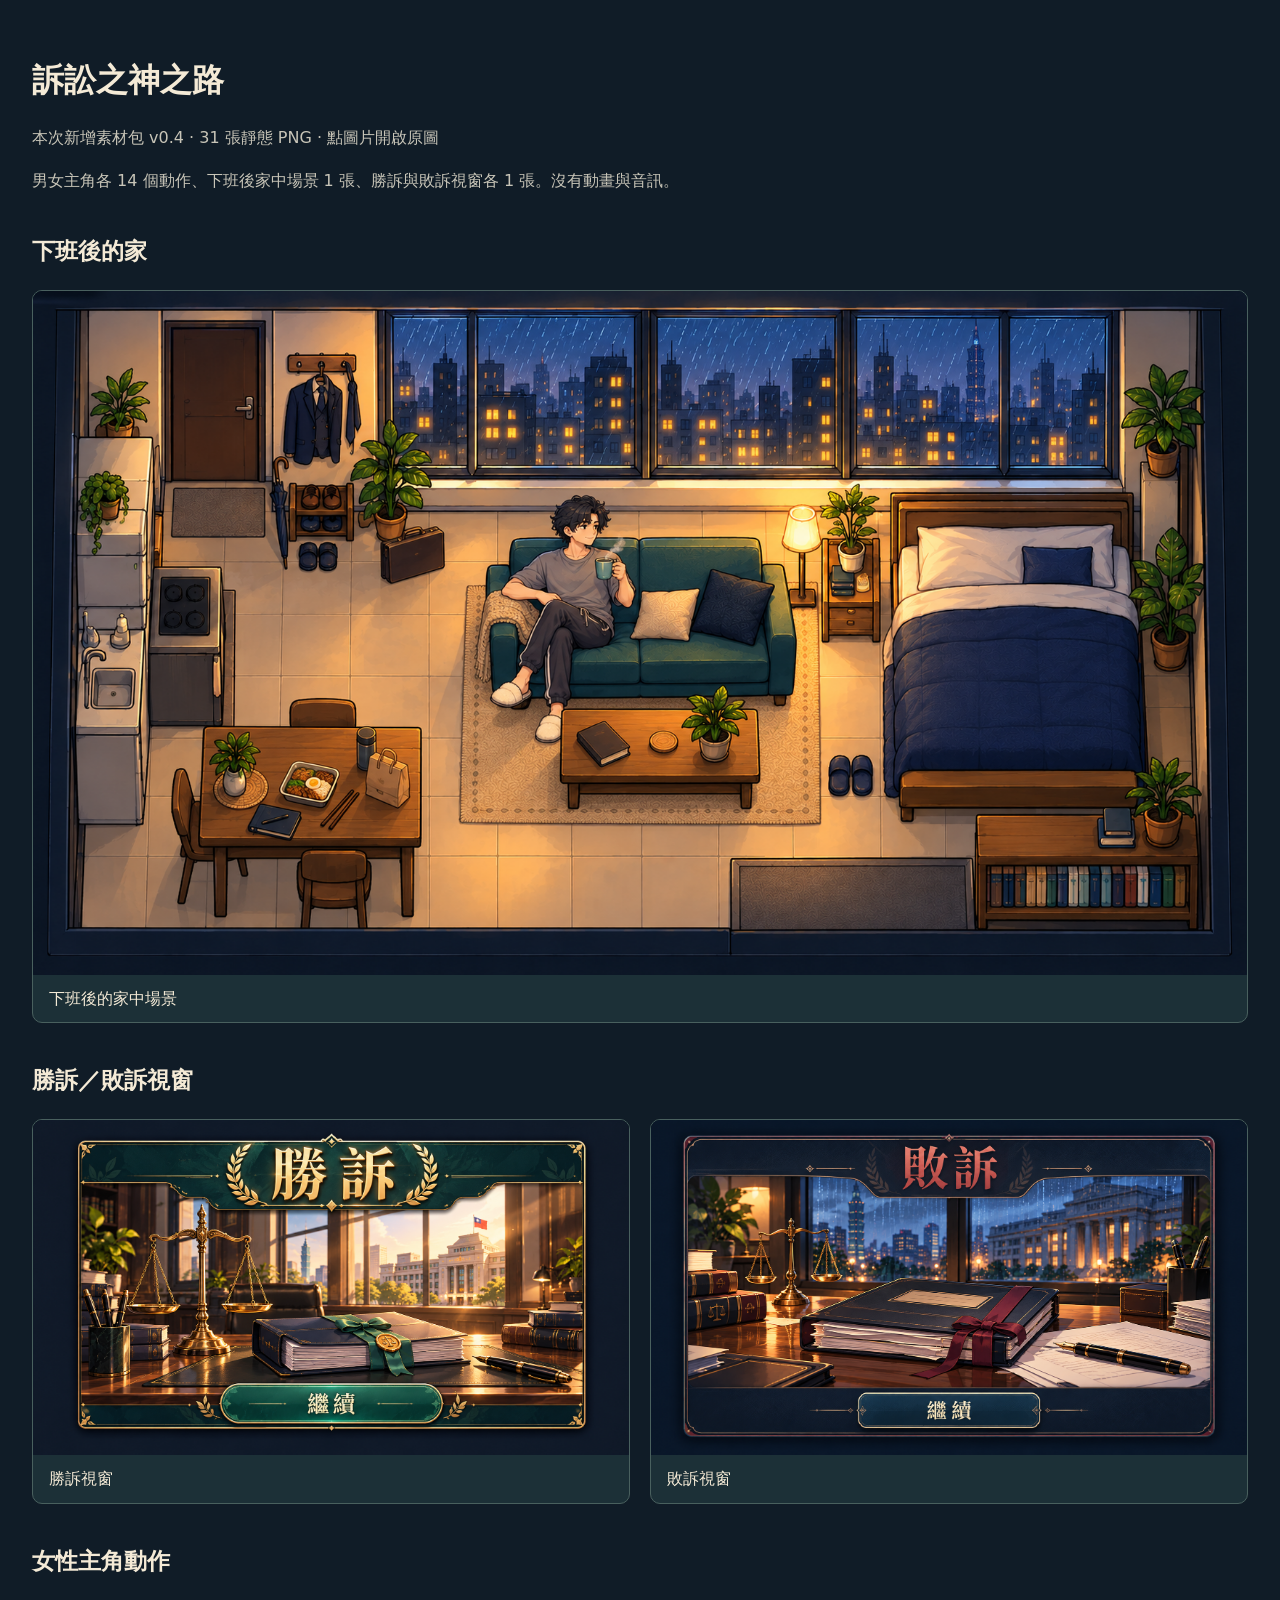
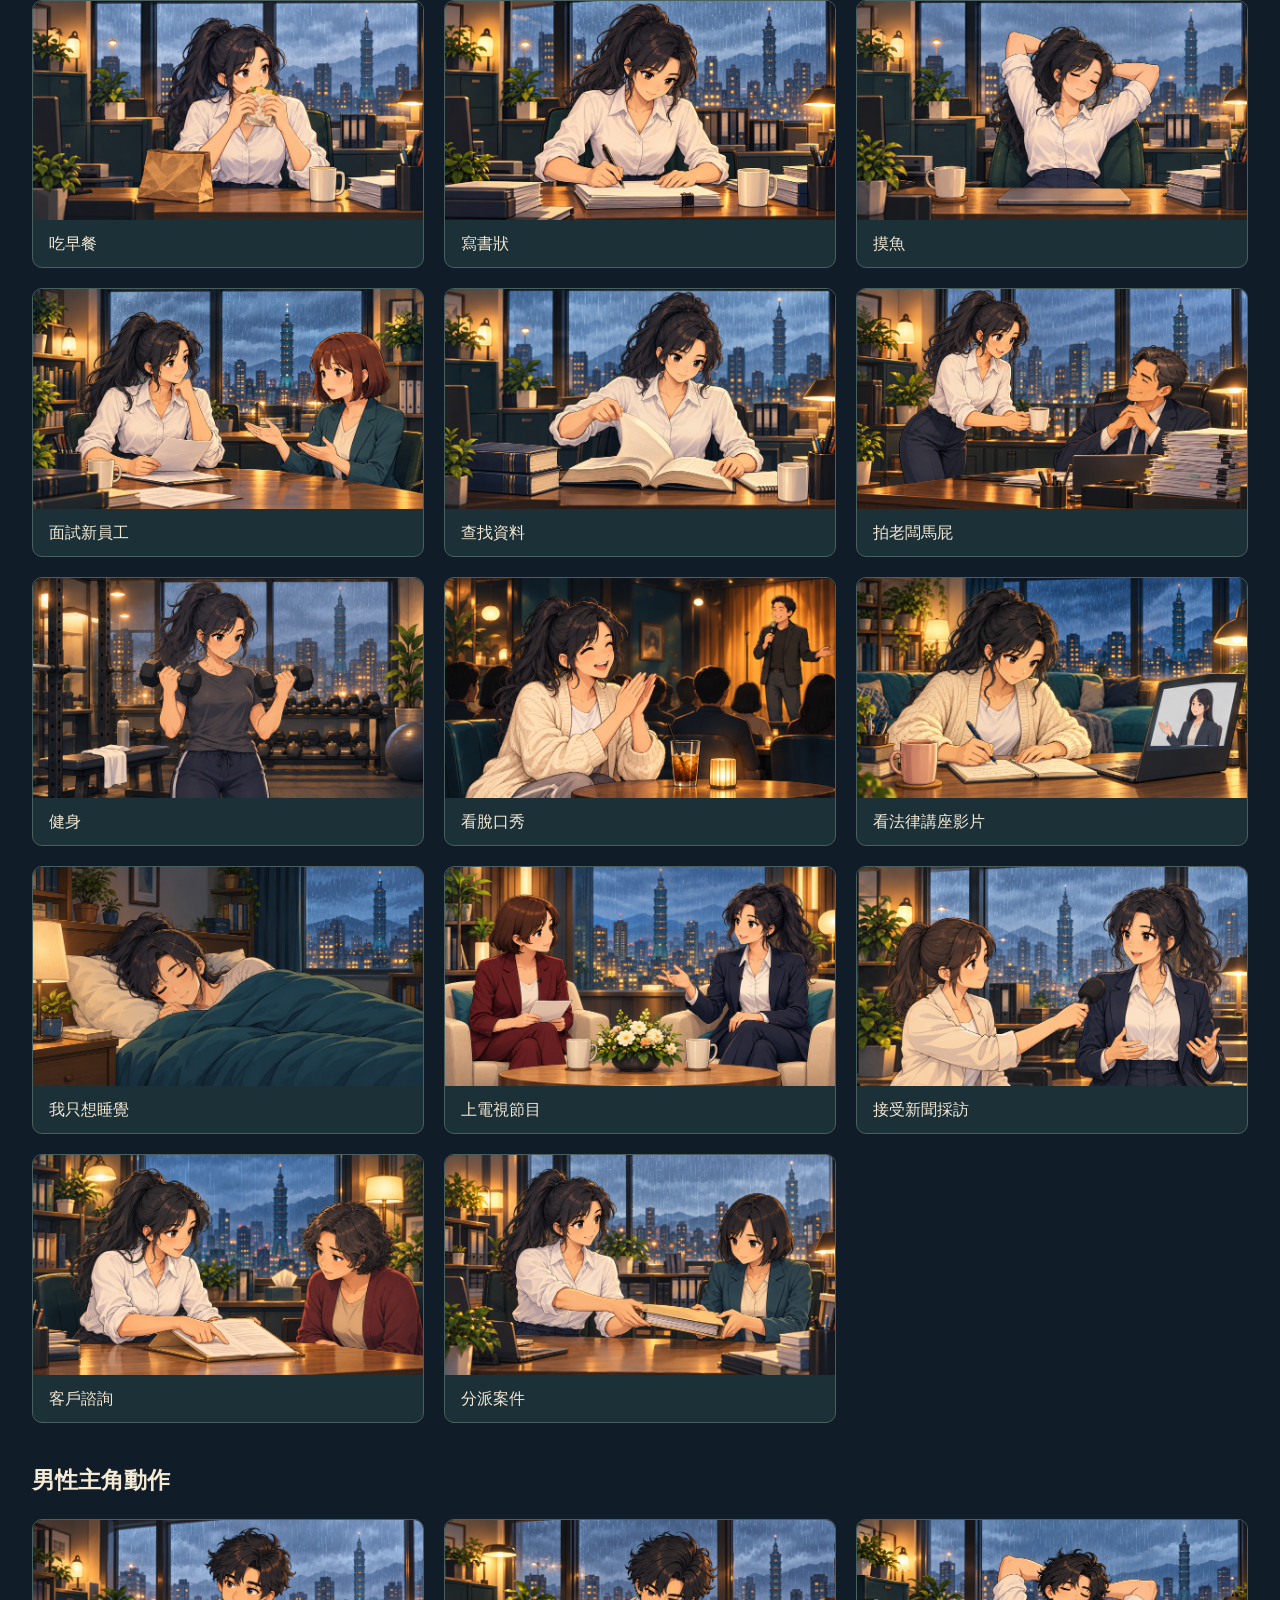
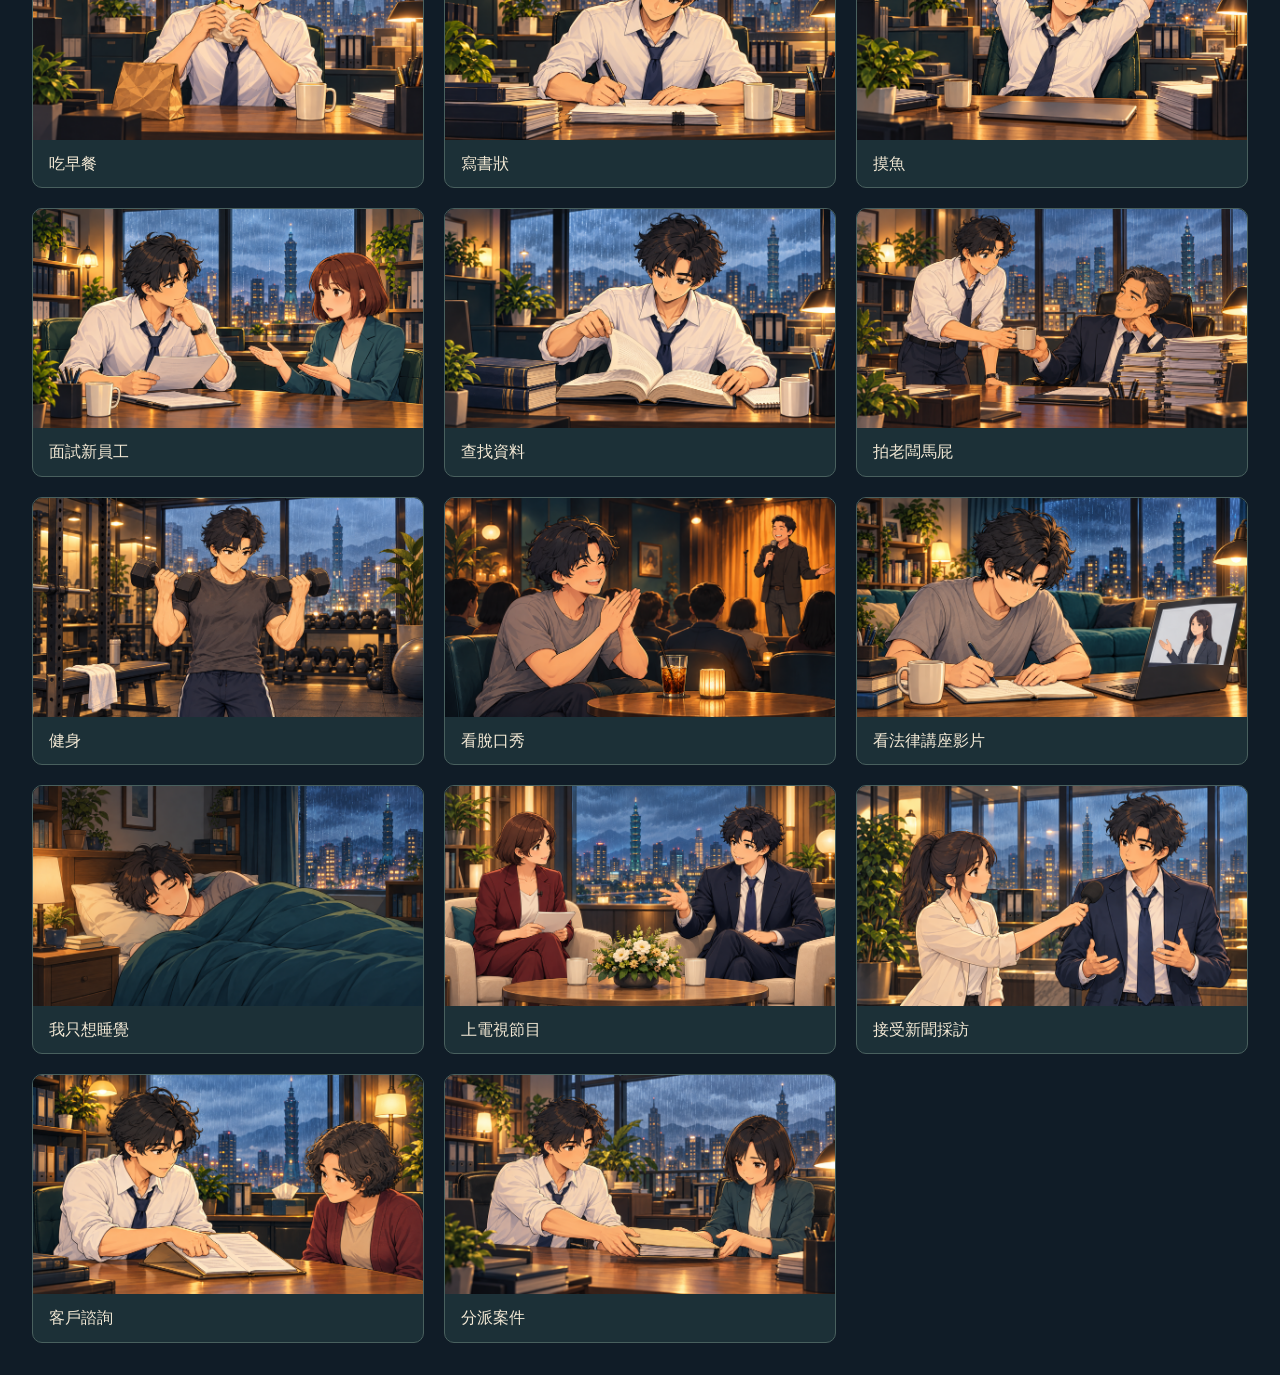
<file: assets/concept_v4/index.html>
<!doctype html><html lang="zh-Hant"><meta charset="utf-8"><meta name="viewport" content="width=device-width,initial-scale=1">
<title>訴訟之神之路｜本次新增素材</title><style>
*{box-sizing:border-box}body{margin:0;background:#101c27;color:#f4ead6;font:16px/1.7 system-ui,sans-serif}main{max-width:1500px;margin:auto;padding:32px}h1{margin-bottom:4px}p{color:#c8c5b8}h2{font-size:23px;margin-top:38px}.grid{display:grid;grid-template-columns:repeat(auto-fit,minmax(min(100%,360px),1fr));gap:20px}.card{display:block;border:1px solid #49605e;border-radius:10px;overflow:hidden;color:inherit;text-decoration:none;background:#1c3037}.card img{display:block;width:100%;height:auto;aspect-ratio:1672/941;object-fit:contain;background:#0c1721}.card span{display:block;padding:10px 16px}.card:focus-visible{outline:3px solid #d8b66c}
</style><main><h1>訴訟之神之路</h1><p>本次新增素材包 v0.4 · 31 張靜態 PNG · 點圖片開啟原圖</p><p>男女主角各 14 個動作、下班後家中場景 1 張、勝訴與敗訴視窗各 1 張。沒有動畫與音訊。</p><section><h2>下班後的家</h2><div class="grid"><a class="card" href="scenes/home_after_work.png" target="_blank" rel="noopener"><img src="scenes/home_after_work.png" alt="下班後的家中場景" loading="lazy"><span>下班後的家中場景</span></a></div></section><section><h2>勝訴／敗訴視窗</h2><div class="grid"><a class="card" href="results/win.png" target="_blank" rel="noopener"><img src="results/win.png" alt="勝訴視窗" loading="lazy"><span>勝訴視窗</span></a><a class="card" href="results/loss.png" target="_blank" rel="noopener"><img src="results/loss.png" alt="敗訴視窗" loading="lazy"><span>敗訴視窗</span></a></div></section><section><h2>女性主角動作</h2><div class="grid"><a class="card" href="../concept_v3/action_stills/female/breakfast.png" target="_blank" rel="noopener"><img src="../concept_v3/action_stills/female/breakfast.png" alt="吃早餐" loading="lazy"><span>吃早餐</span></a><a class="card" href="../concept_v3/action_stills/female/write_brief.png" target="_blank" rel="noopener"><img src="../concept_v3/action_stills/female/write_brief.png" alt="寫書狀" loading="lazy"><span>寫書狀</span></a><a class="card" href="../concept_v3/action_stills/female/slack.png" target="_blank" rel="noopener"><img src="../concept_v3/action_stills/female/slack.png" alt="摸魚" loading="lazy"><span>摸魚</span></a><a class="card" href="../concept_v3/action_stills/female/interview.png" target="_blank" rel="noopener"><img src="../concept_v3/action_stills/female/interview.png" alt="面試新員工" loading="lazy"><span>面試新員工</span></a><a class="card" href="../concept_v3/action_stills/female/research.png" target="_blank" rel="noopener"><img src="../concept_v3/action_stills/female/research.png" alt="查找資料" loading="lazy"><span>查找資料</span></a><a class="card" href="../concept_v3/action_stills/female/flatter.png" target="_blank" rel="noopener"><img src="../concept_v3/action_stills/female/flatter.png" alt="拍老闆馬屁" loading="lazy"><span>拍老闆馬屁</span></a><a class="card" href="../concept_v3/action_stills/female/gym.png" target="_blank" rel="noopener"><img src="../concept_v3/action_stills/female/gym.png" alt="健身" loading="lazy"><span>健身</span></a><a class="card" href="../concept_v3/action_stills/female/standup.png" target="_blank" rel="noopener"><img src="../concept_v3/action_stills/female/standup.png" alt="看脫口秀" loading="lazy"><span>看脫口秀</span></a><a class="card" href="../concept_v3/action_stills/female/legal_video.png" target="_blank" rel="noopener"><img src="../concept_v3/action_stills/female/legal_video.png" alt="看法律講座影片" loading="lazy"><span>看法律講座影片</span></a><a class="card" href="../concept_v3/action_stills/female/sleep.png" target="_blank" rel="noopener"><img src="../concept_v3/action_stills/female/sleep.png" alt="我只想睡覺" loading="lazy"><span>我只想睡覺</span></a><a class="card" href="../concept_v3/action_stills/female/tv_program.png" target="_blank" rel="noopener"><img src="../concept_v3/action_stills/female/tv_program.png" alt="上電視節目" loading="lazy"><span>上電視節目</span></a><a class="card" href="../concept_v3/action_stills/female/news_interview.png" target="_blank" rel="noopener"><img src="../concept_v3/action_stills/female/news_interview.png" alt="接受新聞採訪" loading="lazy"><span>接受新聞採訪</span></a><a class="card" href="../concept_v3/action_stills/female/consultation.png" target="_blank" rel="noopener"><img src="../concept_v3/action_stills/female/consultation.png" alt="客戶諮詢" loading="lazy"><span>客戶諮詢</span></a><a class="card" href="../concept_v3/action_stills/female/assign_case.png" target="_blank" rel="noopener"><img src="../concept_v3/action_stills/female/assign_case.png" alt="分派案件" loading="lazy"><span>分派案件</span></a></div></section><section><h2>男性主角動作</h2><div class="grid"><a class="card" href="../concept_v3/action_stills/male/breakfast.png" target="_blank" rel="noopener"><img src="../concept_v3/action_stills/male/breakfast.png" alt="吃早餐" loading="lazy"><span>吃早餐</span></a><a class="card" href="../concept_v3/action_stills/male/write_brief.png" target="_blank" rel="noopener"><img src="../concept_v3/action_stills/male/write_brief.png" alt="寫書狀" loading="lazy"><span>寫書狀</span></a><a class="card" href="../concept_v3/action_stills/male/slack.png" target="_blank" rel="noopener"><img src="../concept_v3/action_stills/male/slack.png" alt="摸魚" loading="lazy"><span>摸魚</span></a><a class="card" href="../concept_v3/action_stills/male/interview.png" target="_blank" rel="noopener"><img src="../concept_v3/action_stills/male/interview.png" alt="面試新員工" loading="lazy"><span>面試新員工</span></a><a class="card" href="../concept_v3/action_stills/male/research.png" target="_blank" rel="noopener"><img src="../concept_v3/action_stills/male/research.png" alt="查找資料" loading="lazy"><span>查找資料</span></a><a class="card" href="../concept_v3/action_stills/male/flatter.png" target="_blank" rel="noopener"><img src="../concept_v3/action_stills/male/flatter.png" alt="拍老闆馬屁" loading="lazy"><span>拍老闆馬屁</span></a><a class="card" href="../concept_v3/action_stills/male/gym.png" target="_blank" rel="noopener"><img src="../concept_v3/action_stills/male/gym.png" alt="健身" loading="lazy"><span>健身</span></a><a class="card" href="../concept_v3/action_stills/male/standup.png" target="_blank" rel="noopener"><img src="../concept_v3/action_stills/male/standup.png" alt="看脫口秀" loading="lazy"><span>看脫口秀</span></a><a class="card" href="../concept_v3/action_stills/male/legal_video.png" target="_blank" rel="noopener"><img src="../concept_v3/action_stills/male/legal_video.png" alt="看法律講座影片" loading="lazy"><span>看法律講座影片</span></a><a class="card" href="../concept_v3/action_stills/male/sleep.png" target="_blank" rel="noopener"><img src="../concept_v3/action_stills/male/sleep.png" alt="我只想睡覺" loading="lazy"><span>我只想睡覺</span></a><a class="card" href="../concept_v3/action_stills/male/tv_program.png" target="_blank" rel="noopener"><img src="../concept_v3/action_stills/male/tv_program.png" alt="上電視節目" loading="lazy"><span>上電視節目</span></a><a class="card" href="../concept_v3/action_stills/male/news_interview.png" target="_blank" rel="noopener"><img src="../concept_v3/action_stills/male/news_interview.png" alt="接受新聞採訪" loading="lazy"><span>接受新聞採訪</span></a><a class="card" href="../concept_v3/action_stills/male/consultation.png" target="_blank" rel="noopener"><img src="../concept_v3/action_stills/male/consultation.png" alt="客戶諮詢" loading="lazy"><span>客戶諮詢</span></a><a class="card" href="../concept_v3/action_stills/male/assign_case.png" target="_blank" rel="noopener"><img src="../concept_v3/action_stills/male/assign_case.png" alt="分派案件" loading="lazy"><span>分派案件</span></a></div></section></main></html>
</file>
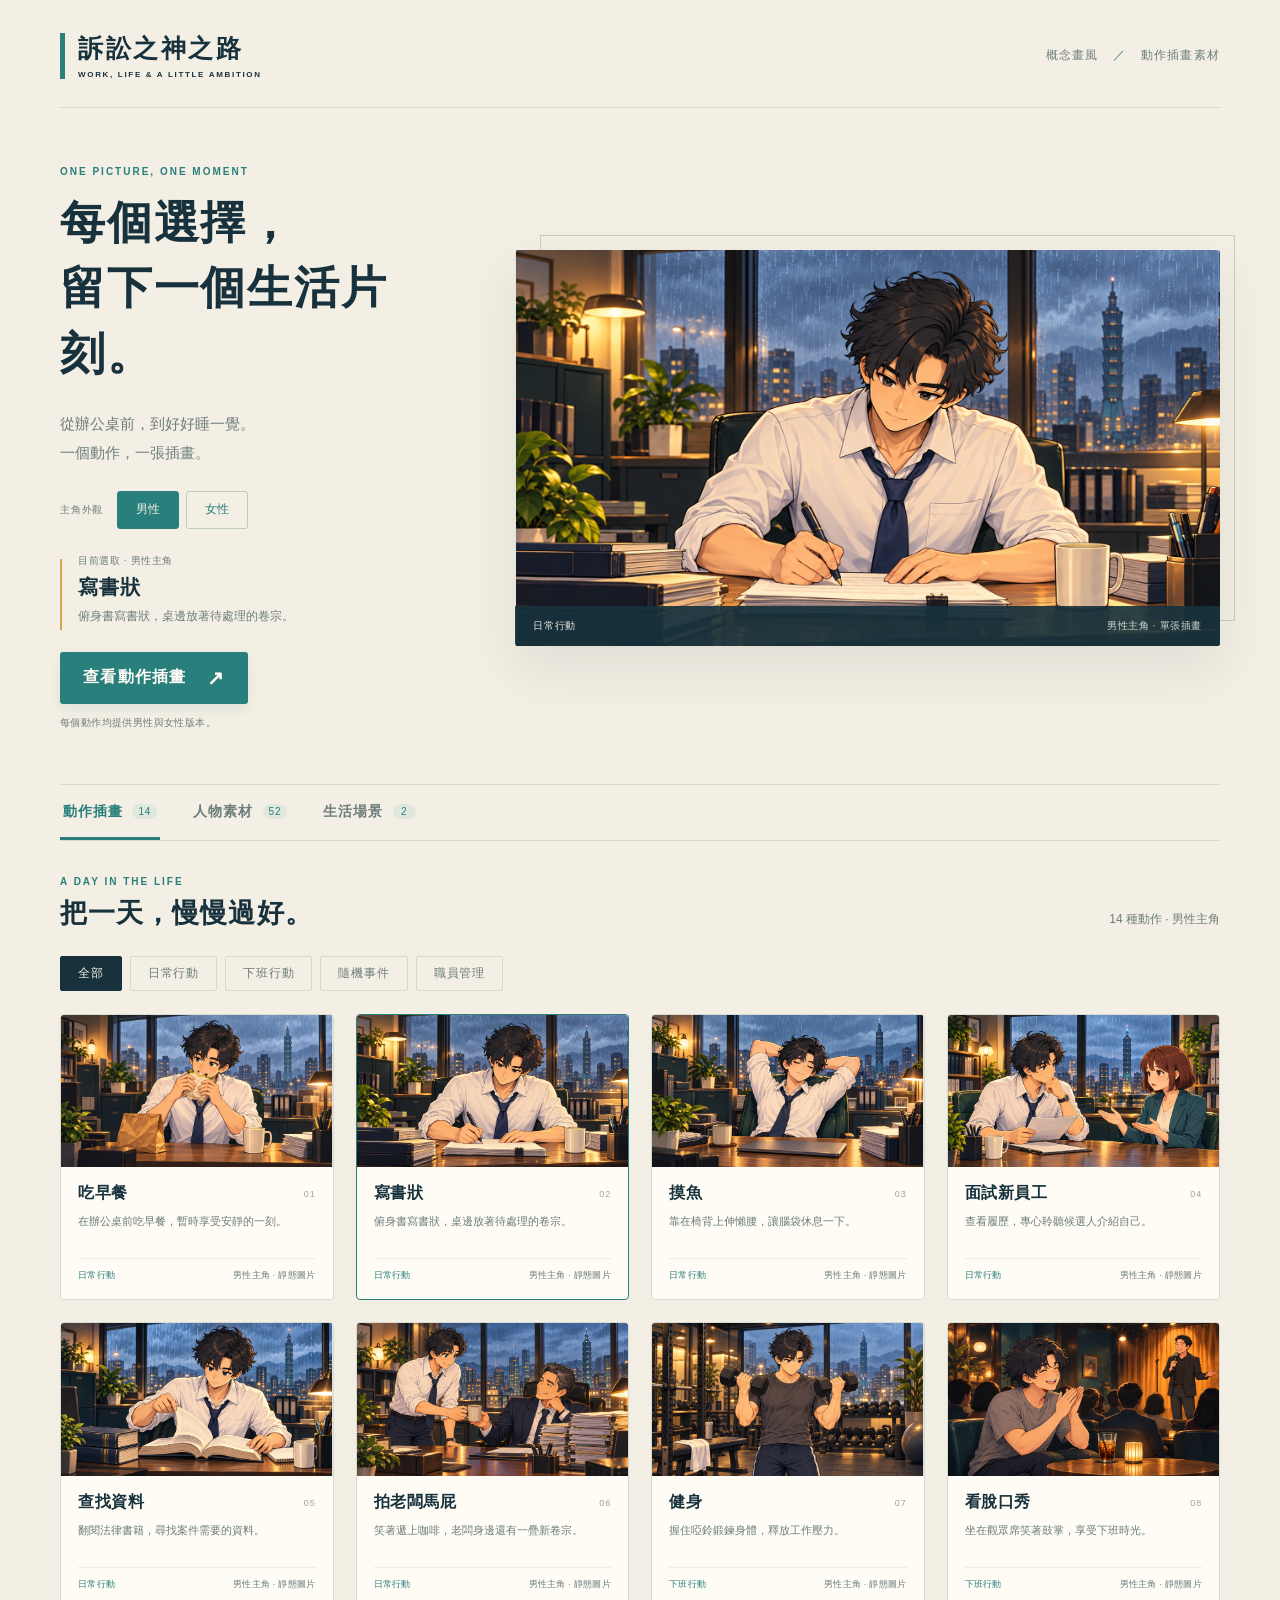
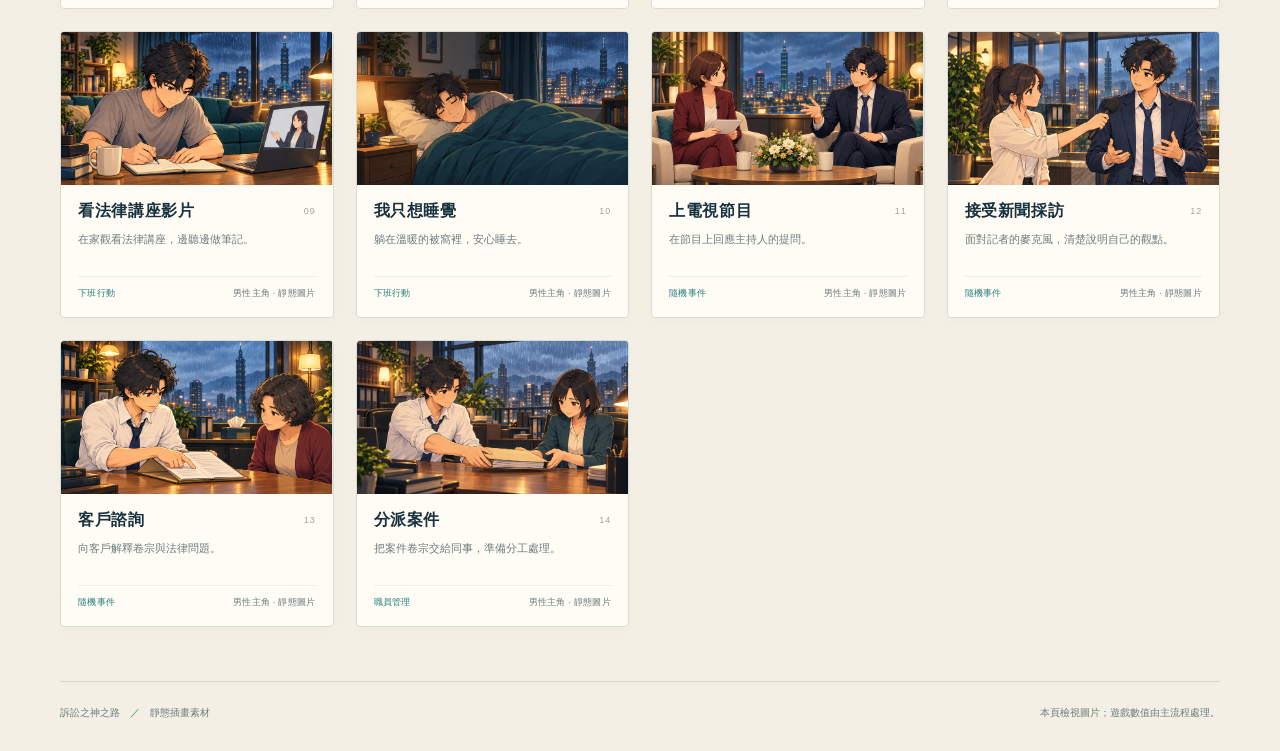
<file: assets/concept_v3/preview/index.html>
<!doctype html>
<html lang="zh-Hant">
<head>
  <meta charset="utf-8">
  <meta name="viewport" content="width=device-width, initial-scale=1">
  <meta name="theme-color" content="#17323d">
  <title>訴訟之神之路｜動作插畫</title>
  <link rel="stylesheet" href="style.css">
  <script src="manifest_data.js" defer></script>
  <script src="runtime.js" defer></script>
</head>
<body>
  <div class="page-shell">
    <header class="masthead">
      <a class="brand" href="index.html" aria-label="訴訟之神之路，插畫素材首頁">
        <span class="brand-rule" aria-hidden="true"></span>
        <span>訴訟之神之路<small>WORK, LIFE &amp; A LITTLE AMBITION</small></span>
      </a>
      <span class="edition">概念畫風 <span aria-hidden="true">／</span> 動作插畫素材</span>
    </header>
    <main>
      <section class="hero" aria-labelledby="page-title">
        <div class="hero-copy">
          <p class="eyebrow">ONE PICTURE, ONE MOMENT</p>
          <h1 id="page-title">每個選擇，<br>留下一個生活片刻。</h1>
          <p class="intro">從辦公桌前，到好好睡一覺。<br>一個動作，一張插畫。</p>
          <div class="protagonist-picker" role="group" aria-label="選擇主角外觀">
            <span>主角外觀</span>
            <button type="button" data-protagonist="male" aria-pressed="true">男性</button>
            <button type="button" data-protagonist="female" aria-pressed="false">女性</button>
          </div>
          <div class="hero-selection">
            <span class="selection-rule" aria-hidden="true"></span>
            <div><p class="selection-label">目前選取 · <span id="selected-variant">男性主角</span></p><h2 id="featured-title">載入動作素材</h2><p id="featured-description" class="featured-description">正在讀取靜態圖片清單。</p></div>
          </div>
          <button class="view-primary" id="featured-view" type="button" disabled>查看動作插畫 <span aria-hidden="true">↗</span></button>
          <p class="hero-note">每個動作均提供男性與女性版本。</p>
        </div>
        <div class="hero-art">
          <div class="art-stage" id="featured-stage">
            <img id="featured-image" alt="" hidden>
            <div class="stage-empty" id="stage-empty">正在準備今日的片刻</div>
            <div class="art-caption"><span id="featured-category">動作素材</span><span id="featured-meta">—</span></div>
          </div>
        </div>
      </section>
      <nav class="resource-tabs" id="material-navigation" aria-label="素材類型">
        <button type="button" class="resource-tab" data-view="actions" aria-pressed="true" aria-controls="action-panel">動作插畫 <span id="action-tab-count">—</span></button>
        <button type="button" class="resource-tab" data-view="characters" aria-pressed="false" aria-controls="character-panel">人物素材 <span id="character-tab-count">—</span></button>
        <button type="button" class="resource-tab" data-view="environments" aria-pressed="false" aria-controls="environment-panel">生活場景 <span id="environment-tab-count">—</span></button>
      </nav>
      <section class="library" id="action-panel" aria-labelledby="library-title">
        <div class="library-heading">
          <div><p class="eyebrow">A DAY IN THE LIFE</p><h2 id="library-title">把一天，慢慢過好。</h2></div>
          <p class="library-count" id="library-count" aria-live="polite">讀取素材中</p>
        </div>
        <div class="filters" id="filters" aria-label="篩選動作類型"></div>
        <p class="load-message" id="load-message" role="status" hidden></p>
        <div class="action-grid" id="action-grid"></div>
      </section>
      <section class="library" id="character-panel" aria-labelledby="character-title" hidden>
        <div class="library-heading"><div><p class="eyebrow">THE PEOPLE AROUND YOU</p><h2 id="character-title">每個人，都有自己的樣子。</h2></div><p class="library-count" id="character-count" aria-live="polite">讀取人物素材中</p></div>
        <p class="panel-intro">主角、未來的同事與面試桌對面的人。點選立繪，查看完整的透明人物素材。</p>
        <div class="filters" id="character-filters" aria-label="篩選人物類型"></div>
        <div class="character-grid" id="character-grid"></div>
        <div class="sheet-links" id="sheet-links"><span>整張原稿</span></div>
        <p class="material-note">此處展示獨立人物立繪；完整 NPC 分層與換裝系統另依設計製作。</p>
      </section>
      <section class="library" id="environment-panel" aria-labelledby="environment-title" hidden>
        <div class="library-heading"><div><p class="eyebrow">A PLACE TO WORK, A PLACE TO REST</p><h2 id="environment-title">生活，在兩盞燈之間。</h2></div><p class="library-count" id="environment-count">辦公室與住家</p></div>
        <p class="panel-intro">窗外的雨，桌上的暖光，以及下班後終於能慢下來的空間。</p>
        <div class="environment-grid" id="environment-grid"></div>
      </section>
    </main>
    <footer class="page-footer"><p>訴訟之神之路 <span aria-hidden="true">／</span> 靜態插畫素材</p><p>本頁檢視圖片；遊戲數值由主流程處理。</p></footer>
  </div>
  <dialog class="artwork-dialog" id="artwork-dialog" aria-labelledby="artwork-title" aria-describedby="artwork-description">
    <div class="artwork-shell">
      <header class="artwork-header">
        <div><p class="eyebrow" id="artwork-category">今日片刻</p><h2 id="artwork-title">動作插畫</h2></div>
        <button class="close-dialog" id="close-dialog" type="button" aria-label="關閉插畫">關閉 <span aria-hidden="true">×</span></button>
      </header>
      <div class="dialog-variants protagonist-picker" id="dialog-variants" role="group" aria-label="切換這個動作的主角外觀">
        <button type="button" data-protagonist="male" aria-pressed="true">男性</button>
        <button type="button" data-protagonist="female" aria-pressed="false">女性</button>
      </div>
      <div class="artwork-visual" id="artwork-visual" aria-busy="false">
        <img id="artwork-image" alt="">
        <span class="artwork-loading" id="artwork-loading" hidden>正在載入圖片…</span>
      </div>
      <footer class="artwork-footer">
        <div><p id="artwork-description"></p><p class="artwork-meta" id="artwork-meta"></p></div>
        <button class="continue-button" id="continue-button" type="button">繼續</button>
      </footer>
    </div>
  </dialog>
</body>
</html>
</file>
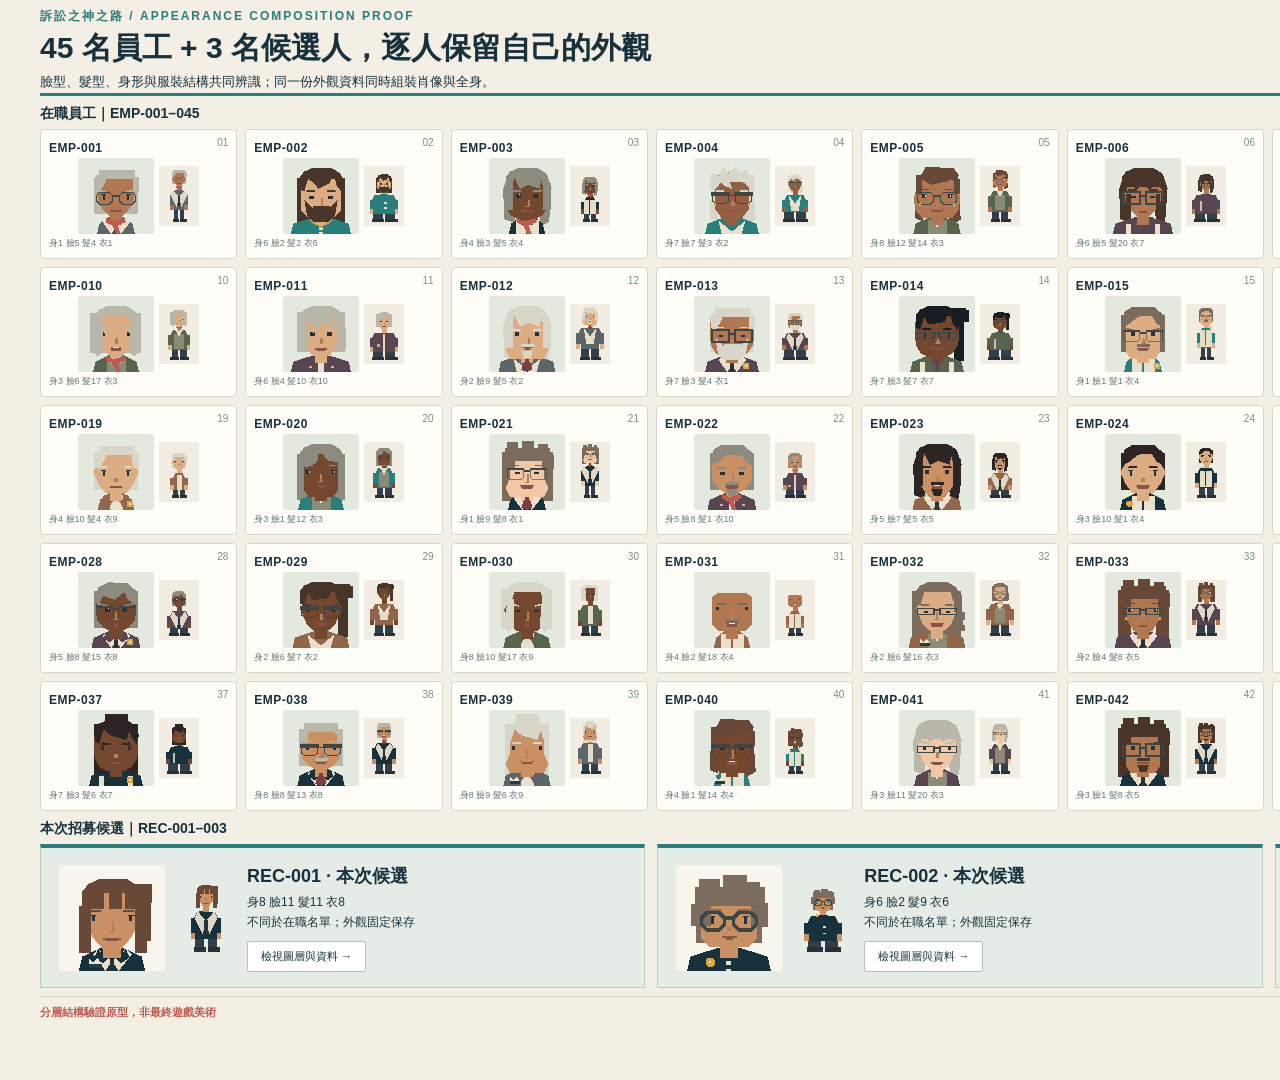
<file: docs/art/appearance_proof/index.html>
<!doctype html>
<html lang="zh-Hant">
<head>
<meta charset="utf-8">
<meta name="viewport" content="width=device-width,initial-scale=1">
<title>訴訟之神之路｜48 人分層外觀結構驗證</title>
<style>
:root{--paper:#f4efe4;--navy:#17323d;--teal:#287f7c;--amber:#d9a648;--red:#bf5a50;--line:#d4d8cc}*{box-sizing:border-box}body{margin:0;background:var(--paper);font-family:"Noto Sans CJK TC","Microsoft JhengHei",sans-serif;color:var(--navy)}button{font:inherit;color:inherit;cursor:pointer}.page{width:1920px;min-height:1080px;padding:18px 40px 18px;margin:auto}.eyebrow{font-size:12px;letter-spacing:2px;color:var(--teal);font-weight:700}header{display:flex;align-items:center;justify-content:space-between;border-bottom:3px solid var(--teal);padding-bottom:12px;height:78px}h1{font-size:30px;margin:3px 0 0}header p{margin:4px 0 0;font-size:13px}.chips{display:flex;gap:10px}.chip{background:var(--navy);color:white;padding:9px 14px;font-size:15px;border-radius:3px}.chip b{color:#e4b962}.label{margin:9px 0 6px;display:flex;justify-content:space-between;align-items:center;font-size:14px;font-weight:700}.label span{font-weight:400;color:#627b7b;font-size:12px}.grid{display:grid;grid-template-columns:repeat(9,1fr);gap:8px}.person{appearance:none;text-align:left;background:#fffdf7;border:1px solid var(--line);border-radius:4px;height:130px;padding:7px 8px 5px;position:relative;overflow:hidden}.person:hover,.person:focus{border:2px solid var(--teal);outline:none;padding:6px 7px 4px}.person .id{font-size:12px;letter-spacing:.5px;font-weight:700}.person .art{display:flex;align-items:center;justify-content:center;gap:5px;height:82px}.portrait{width:76px;height:76px;display:block;background:#e4e9df;border-radius:2px}.sprite{width:40px;height:60px;display:block;background:#f2ede2}.person .tags{font-size:9px;white-space:nowrap;color:#647b7c}.person .seq{position:absolute;right:8px;top:7px;font-size:10px;color:#78908d}.candidates{display:grid;grid-template-columns:repeat(3,1fr);gap:12px}.candidate{height:144px;padding:10px 18px;display:flex;align-items:center;gap:15px;background:#e4ece5;border:1px solid #b6cdc3;border-top:4px solid var(--teal)}.candidate .portrait{width:106px;height:106px;background:#f8f5ec}.candidate .sprite{width:52px;height:78px;background:#e4ece5}.candidate h3{font-size:18px;margin:0 0 6px}.candidate p{font-size:12px;margin:3px 0}.candidate button{padding:7px 13px;background:white;border:1px solid #a8c5bb;border-radius:2px;margin-top:7px;font-size:11px}.foot{font-size:11px;color:#627b7b;border-top:1px solid var(--line);margin-top:8px;padding-top:8px;display:flex;justify-content:space-between}.notice{font-weight:700;color:var(--red)}svg{shape-rendering:crispEdges;image-rendering:pixelated}.modal{display:none;position:fixed;inset:0;background:#122b35aa;z-index:10;align-items:center;justify-content:center}.modal.open{display:flex}.dialog{width:1300px;max-width:96vw;background:var(--paper);border:4px solid var(--teal);padding:24px;box-shadow:0 20px 70px #0006}.dialog-head{display:flex;justify-content:space-between;align-items:start;border-bottom:1px solid var(--line);padding-bottom:14px}.dialog h2{margin:0;font-size:26px}.dialog-head p{margin:5px 0 0;color:#647c7a;font-size:13px}.close{border:0;background:var(--navy);color:white;padding:8px 16px}.inspector{display:grid;grid-template-columns:410px 265px 1fr;gap:24px;padding-top:22px}.big-art{display:flex;justify-content:center;align-items:center;gap:15px;background:white;padding:20px;min-height:330px}.big-art .portrait{width:224px;height:224px}.big-art .sprite{width:96px;height:144px}.toggles h3,.profile h3{font-size:16px;margin:0 0 10px}.toggles label{display:block;font-size:12px;padding:4px 0}.toggles input{accent-color:var(--teal);margin-right:7px}.toggles small{font-size:10px;color:#6c827f}.profile pre{font:11px/1.65 monospace;background:#e5e9df;padding:12px;margin:0;max-height:420px;overflow:auto;white-space:pre-wrap}.structural{font-size:12px;line-height:1.7;margin-top:16px;padding:12px;background:#e4ece5}.hidden-layer{display:none}.layer-board{display:none}.layers-mode .page{display:none}.layers-mode .layer-board{display:block;width:1600px;height:900px;padding:36px 42px;margin:auto}.layer-board h1{font-size:31px}.layer-examples{display:grid;grid-template-columns:repeat(8,1fr);gap:12px;margin-top:24px}.layer-item{height:158px;background:white;border:1px solid var(--line);padding:10px;text-align:center}.layer-item svg{width:112px;height:112px;display:block;margin:auto;background:#e4e9df}.layer-item p{font-size:12px;margin:6px 0}.assembly-row{display:flex;gap:22px;align-items:center;margin-top:26px}.assembly-row .sample{display:flex;gap:16px;align-items:center;background:#e4ece5;padding:16px 28px}.assembly-row svg{width:180px;height:180px}.assembly-row .full{width:96px;height:144px}.assembly-row .explain{font-size:17px;line-height:1.9}.layer-board .proof-note{padding:16px 20px;background:var(--navy);color:#f4efe4;margin-top:25px;font-size:14px;line-height:1.8}
.wide-mode .page{width:2400px;min-height:840px;height:840px}.wide-mode .grid{grid-template-columns:repeat(12,1fr)}.wide-mode .person{height:150px}.wide-mode .person .art{height:102px}.wide-mode .person .portrait{width:96px;height:96px}.wide-mode .person .sprite{width:48px;height:72px}.wide-mode #recruits,.wide-mode .recruit-label{display:none}.wide-mode .candidate-cell{background:#e4ece5;border:2px solid var(--teal);padding:6px 7px 4px}.wide-mode .candidate-cell .id{color:var(--teal)}
</style>
</head>
<body>
<main class="page">
<header><div><div class="eyebrow">訴訟之神之路 / APPEARANCE COMPOSITION PROOF</div><h1>45 名員工 + 3 名候選人，逐人保留自己的外觀</h1><p>臉型、髮型、身形與服裝結構共同辨識；同一份外觀資料同時組裝肖像與全身。</p></div><div class="chips"><div class="chip"><b>8</b> 身形</div><div class="chip"><b>12</b> 臉型</div><div class="chip"><b>20</b> 髮型</div><div class="chip"><b>10</b> 服裝結構</div></div></header>
<div class="label">在職員工｜EMP-001–045 <span>9 × 5 排列；點擊任一人物可檢查外觀資料與圖層</span></div>
<section id="staff" class="grid" aria-label="45名員工"></section>
<div class="label recruit-label">本次招募候選｜REC-001–003 <span>候選人與在職員工共用同一去重範圍；不是三張重抽的固定人設</span></div>
<section id="recruits" class="candidates" aria-label="3名招募候選"></section>
<footer class="foot"><span class="notice">分層結構驗證原型，非最終遊戲美術</span><span>資料固定保存｜顏色不計入結構去重｜排序、重繪與重開頁面不改變外觀</span></footer>
</main>
<section class="layer-board" id="layerBoard"></section>
<div class="modal" id="modal"><div class="dialog" role="dialog" aria-modal="true"><div class="dialog-head"><div><h2 id="selectedTitle"></h2><p>同一個 AppearanceProfile → 肖像 + 全身；圖層切換只影響檢視，不改寫角色資料。</p></div><button class="close" id="close">返回名單</button></div><div class="inspector"><div><div class="big-art" id="bigArt"></div><div class="structural" id="structure"></div></div><div class="toggles"><h3>可獨立開關的圖層</h3><div id="toggles"></div></div><div class="profile"><h3>已保存的外觀資料</h3><pre id="profile"></pre></div></div></div></div>
<script id="manifest" type="application/json">{"visual_style_source": "visual_style.json", "schema_version": 2, "purpose": "外觀規格與資料唯一性驗證；不是已實作的遊戲生成器或正式美術", "seed": 20261023, "registry_id": "appearance-review-20261023", "definitions": {"body_type": [{"id": "body_01", "label": "纖長窄肩"}, {"id": "body_02", "label": "高挑寬肩"}, {"id": "body_03", "label": "標準直身"}, {"id": "body_04", "label": "短身窄肩"}, {"id": "body_05", "label": "短身圓肩"}, {"id": "body_06", "label": "厚實方肩"}, {"id": "body_07", "label": "圓身落肩"}, {"id": "body_08", "label": "修長方肩"}], "face_shape": [{"id": "face_01", "label": "長方臉"}, {"id": "face_02", "label": "短方臉"}, {"id": "face_03", "label": "寬圓臉"}, {"id": "face_04", "label": "窄橢圓臉"}, {"id": "face_05", "label": "心型臉"}, {"id": "face_06", "label": "菱形臉"}, {"id": "face_07", "label": "長橢圓臉"}, {"id": "face_08", "label": "短圓臉"}, {"id": "face_09", "label": "梯形下顎"}, {"id": "face_10", "label": "寬顴骨"}, {"id": "face_11", "label": "窄下巴"}, {"id": "face_12", "label": "飽滿頰"}], "hair_family": [{"id": "hair_01", "label": "俐落短髮", "hair_front": "hair_front_01", "hair_back": "hair_back_01", "allowed_fronts": ["hair_front_01"]}, {"id": "hair_02", "label": "側分短髮", "hair_front": "hair_front_02", "hair_back": "hair_back_02", "allowed_fronts": ["hair_front_02"]}, {"id": "hair_03", "label": "尖束短髮", "hair_front": "hair_front_03", "hair_back": "hair_back_03", "allowed_fronts": ["hair_front_03", "hair_front_18"]}, {"id": "hair_04", "label": "側削短髮", "hair_front": "hair_front_04", "hair_back": "hair_back_01", "allowed_fronts": ["hair_front_04"]}, {"id": "hair_05", "label": "直短鮑伯", "hair_front": "hair_front_05", "hair_back": "hair_back_05", "allowed_fronts": ["hair_front_05"]}, {"id": "hair_06", "label": "高盤髮髻", "hair_front": "hair_front_06", "hair_back": "hair_back_09", "allowed_fronts": ["hair_front_06"]}, {"id": "hair_07", "label": "側馬尾", "hair_front": "hair_front_07", "hair_back": "hair_back_07", "allowed_fronts": ["hair_front_07"]}, {"id": "hair_08", "label": "短捲髮", "hair_front": "hair_front_08", "hair_back": "hair_back_04", "allowed_fronts": ["hair_front_08"]}, {"id": "hair_09", "label": "蓬鬆捲髮", "hair_front": "hair_front_09", "hair_back": "hair_back_06", "allowed_fronts": ["hair_front_09"]}, {"id": "hair_10", "label": "波浪鮑伯", "hair_front": "hair_front_10", "hair_back": "hair_back_06", "allowed_fronts": ["hair_front_10"]}, {"id": "hair_11", "label": "長瀏海", "hair_front": "hair_front_11", "hair_back": "hair_back_11", "allowed_fronts": ["hair_front_11"]}, {"id": "hair_12", "label": "中分短髮", "hair_front": "hair_front_12", "hair_back": "hair_back_02", "allowed_fronts": ["hair_front_12"]}, {"id": "hair_13", "label": "寸頭", "hair_front": "hair_front_13", "hair_back": "hair_back_01", "allowed_fronts": ["hair_front_13"]}, {"id": "hair_14", "label": "上梳短髮", "hair_front": "hair_front_14", "hair_back": "hair_back_03", "allowed_fronts": ["hair_front_14"]}, {"id": "hair_15", "label": "精靈短髮", "hair_front": "hair_front_15", "hair_back": "hair_back_01", "allowed_fronts": ["hair_front_15"]}, {"id": "hair_16", "label": "側辮", "hair_front": "hair_front_16", "hair_back": "hair_back_10", "allowed_fronts": ["hair_front_16"]}, {"id": "hair_17", "label": "長雙束髮", "hair_front": "hair_front_17", "hair_back": "hair_back_12", "allowed_fronts": ["hair_front_17"]}, {"id": "hair_18", "label": "光頭", "hair_front": "none", "hair_back": "none", "allowed_fronts": ["none"]}, {"id": "hair_19", "label": "側分長髮", "hair_front": "hair_front_19", "hair_back": "hair_back_12", "allowed_fronts": ["hair_front_19"]}, {"id": "hair_20", "label": "平瀏海", "hair_front": "hair_front_20", "hair_back": "hair_back_05", "allowed_fronts": ["hair_front_20"]}], "eye_shape": [{"id": "eye_01", "label": "細長眼"}, {"id": "eye_02", "label": "圓眼"}, {"id": "eye_03", "label": "上挑眼"}, {"id": "eye_04", "label": "平直眼"}, {"id": "eye_05", "label": "下垂眼"}, {"id": "eye_06", "label": "窄眼褶"}, {"id": "eye_07", "label": "深眼褶"}, {"id": "eye_08", "label": "寬眼距"}, {"id": "eye_09", "label": "近眼距"}, {"id": "eye_10", "label": "柔弧眼"}], "brow_shape": [{"id": "brow_01", "label": "平眉"}, {"id": "brow_02", "label": "劍眉"}, {"id": "brow_03", "label": "彎眉"}, {"id": "brow_04", "label": "濃短眉"}, {"id": "brow_05", "label": "細長眉"}, {"id": "brow_06", "label": "八字眉"}, {"id": "brow_07", "label": "高眉峰"}, {"id": "brow_08", "label": "柔圓眉"}], "nose_shape": [{"id": "nose_01", "label": "短圓鼻"}, {"id": "nose_02", "label": "長直鼻"}, {"id": "nose_03", "label": "寬鼻翼"}, {"id": "nose_04", "label": "小尖鼻"}, {"id": "nose_05", "label": "鈍鼻頭"}, {"id": "nose_06", "label": "窄鼻樑"}], "mouth_shape": [{"id": "mouth_01", "label": "平直薄唇"}, {"id": "mouth_02", "label": "圓弧唇"}, {"id": "mouth_03", "label": "寬嘴"}, {"id": "mouth_04", "label": "小嘴"}, {"id": "mouth_05", "label": "厚下唇"}, {"id": "mouth_06", "label": "明顯唇峰"}, {"id": "mouth_07", "label": "短嘴角"}, {"id": "mouth_08", "label": "長嘴角"}], "garment_structure": [{"id": "garment_01", "label": "翻領西裝領帶"}, {"id": "garment_02", "label": "開襟外套"}, {"id": "garment_03", "label": "背心襯衫"}, {"id": "garment_04", "label": "工作襯衫"}, {"id": "garment_05", "label": "合身西裝"}, {"id": "garment_06", "label": "立領外套"}, {"id": "garment_07", "label": "套頭針織"}, {"id": "garment_08", "label": "寬翻領西裝"}, {"id": "garment_09", "label": "長版外套"}, {"id": "garment_10", "label": "拉鍊外套"}], "glasses": [{"id": "glasses_01", "label": "細圓框"}, {"id": "glasses_02", "label": "方框"}, {"id": "glasses_03", "label": "半框"}, {"id": "glasses_04", "label": "粗圓框"}, {"id": "glasses_05", "label": "窄長框"}, {"id": "glasses_06", "label": "眉框"}], "facial_hair": [{"id": "beard_01", "label": "小鬍子"}, {"id": "beard_02", "label": "短山羊鬍"}, {"id": "beard_03", "label": "下巴鬍"}, {"id": "beard_04", "label": "短落腮鬍"}, {"id": "beard_05", "label": "濃鬍鬚"}, {"id": "beard_06", "label": "鬢角"}], "accessory": [{"id": "accessory_01", "label": "窄領帶"}, {"id": "accessory_02", "label": "寬領帶"}, {"id": "accessory_03", "label": "領巾"}, {"id": "accessory_04", "label": "圓胸針"}, {"id": "accessory_05", "label": "方胸針"}, {"id": "accessory_06", "label": "耳釘"}, {"id": "accessory_07", "label": "細項鍊"}, {"id": "accessory_08", "label": "口袋巾"}], "shoe_type": [{"id": "shoe_01", "label": "窄頭皮鞋"}, {"id": "shoe_02", "label": "圓頭皮鞋"}, {"id": "shoe_03", "label": "低筒便鞋"}, {"id": "shoe_04", "label": "綁帶鞋"}, {"id": "shoe_05", "label": "短靴"}], "ears": [{"id": "ear_01", "label": "小圓耳"}, {"id": "ear_02", "label": "長耳廓"}, {"id": "ear_03", "label": "寬耳廓"}, {"id": "ear_04", "label": "貼頭耳"}, {"id": "ear_05", "label": "外張耳"}, {"id": "ear_06", "label": "厚耳垂"}, {"id": "ear_07", "label": "薄耳垂"}, {"id": "ear_08", "label": "尖耳廓"}], "skin_palette": [{"id": "skin_01", "label": "skin配色01", "hex": "#F0C8A5"}, {"id": "skin_02", "label": "skin配色02", "hex": "#DCAD83"}, {"id": "skin_03", "label": "skin配色03", "hex": "#C99064"}, {"id": "skin_04", "label": "skin配色04", "hex": "#B17751"}, {"id": "skin_05", "label": "skin配色05", "hex": "#945F42"}, {"id": "skin_06", "label": "skin配色06", "hex": "#73482F"}], "hair_palette": [{"id": "hair_color_01", "label": "hair_color配色01", "hex": "#171D22"}, {"id": "hair_color_02", "label": "hair_color配色02", "hex": "#2C2524"}, {"id": "hair_color_03", "label": "hair_color配色03", "hex": "#49342A"}, {"id": "hair_color_04", "label": "hair_color配色04", "hex": "#684938"}, {"id": "hair_color_05", "label": "hair_color配色05", "hex": "#7B6C5E"}, {"id": "hair_color_06", "label": "hair_color配色06", "hex": "#8D8A80"}, {"id": "hair_color_07", "label": "hair_color配色07", "hex": "#B9B6AA"}, {"id": "hair_color_08", "label": "hair_color配色08", "hex": "#D8D6C9"}], "garment_palette": [{"id": "garment_color_01", "label": "garment_color配色01", "hex": "#17323D"}, {"id": "garment_color_02", "label": "garment_color配色02", "hex": "#287F7C"}, {"id": "garment_color_03", "label": "garment_color配色03", "hex": "#5C6669"}, {"id": "garment_color_04", "label": "garment_color配色04", "hex": "#594452"}, {"id": "garment_color_05", "label": "garment_color配色05", "hex": "#936549"}, {"id": "garment_color_06", "label": "garment_color配色06", "hex": "#59644F"}], "hair_front": [{"id": "hair_front_01", "label": "俐落短髮前髮"}, {"id": "hair_front_02", "label": "側分短髮前髮"}, {"id": "hair_front_03", "label": "尖束短髮前髮"}, {"id": "hair_front_04", "label": "側削短髮前髮"}, {"id": "hair_front_05", "label": "直短鮑伯前髮"}, {"id": "hair_front_06", "label": "高盤髮髻前髮"}, {"id": "hair_front_07", "label": "側馬尾前髮"}, {"id": "hair_front_08", "label": "短捲髮前髮"}, {"id": "hair_front_09", "label": "蓬鬆捲髮前髮"}, {"id": "hair_front_10", "label": "波浪鮑伯前髮"}, {"id": "hair_front_11", "label": "長瀏海前髮"}, {"id": "hair_front_12", "label": "中分短髮前髮"}, {"id": "hair_front_13", "label": "寸頭前髮"}, {"id": "hair_front_14", "label": "上梳短髮前髮"}, {"id": "hair_front_15", "label": "精靈短髮前髮"}, {"id": "hair_front_16", "label": "側辮前髮"}, {"id": "hair_front_17", "label": "長雙束髮前髮"}, {"id": "hair_front_18", "label": "尖束短髮・額前碎瀏海變體"}, {"id": "hair_front_19", "label": "側分長髮前髮"}, {"id": "hair_front_20", "label": "平瀏海前髮"}], "hair_back": [{"id": "hair_back_01", "label": "貼頸短髮"}, {"id": "hair_back_02", "label": "短髮後腦"}, {"id": "hair_back_03", "label": "波浪短髮後腦"}, {"id": "hair_back_04", "label": "短捲後腦"}, {"id": "hair_back_05", "label": "直鮑伯後髮"}, {"id": "hair_back_06", "label": "波浪鮑伯後髮"}, {"id": "hair_back_07", "label": "低馬尾"}, {"id": "hair_back_08", "label": "高馬尾"}, {"id": "hair_back_09", "label": "盤髮髻"}, {"id": "hair_back_10", "label": "側辮後髮"}, {"id": "hair_back_11", "label": "及肩後髮"}, {"id": "hair_back_12", "label": "長後髮"}]}, "compatibility": {"body_garments": {"body_01": ["garment_01", "garment_02", "garment_03", "garment_04", "garment_05", "garment_06"], "body_02": ["garment_02", "garment_03", "garment_04", "garment_05", "garment_06", "garment_07"], "body_03": ["garment_03", "garment_04", "garment_05", "garment_06", "garment_07", "garment_08"], "body_04": ["garment_04", "garment_05", "garment_06", "garment_07", "garment_08", "garment_09"], "body_05": ["garment_05", "garment_06", "garment_07", "garment_08", "garment_09", "garment_10"], "body_06": ["garment_06", "garment_07", "garment_08", "garment_09", "garment_10", "garment_01"], "body_07": ["garment_07", "garment_08", "garment_09", "garment_10", "garment_01", "garment_02"], "body_08": ["garment_08", "garment_09", "garment_10", "garment_01", "garment_02", "garment_03"]}, "hair_front_back": "由hair_family定義配對，禁止任意笛卡兒拼接"}, "composition_order": {"sprite": ["hair_back", "shoe_type", "body_type", "garment_structure", "face_shape", "expression", "facial_hair", "glasses", "hair_front", "accessory"], "portrait": ["hair_back", "body_type", "garment_structure", "ears", "face_shape", "nose_shape", "eye_shape", "brow_shape", "mouth_shape", "facial_hair", "glasses", "hair_front", "accessory"]}, "uniqueness": {"pool": "45在職＋3當批候選，共48名", "structural_fields": ["body_type", "face_shape", "hair_family", "eye_shape", "brow_shape", "nose_shape", "mouth_shape", "garment_structure"], "excludes": ["姓名", "衣色", "髮色", "膚色", "職級", "性別標籤"], "unique_face_hair": true, "unique_body_hair": true, "minimum_structural_hamming_distance": 3, "max_counts": {"body_type": 6, "face_shape": 4, "hair_family": 3, "garment_structure": 6}, "scope": "資料結構驗證已完成；實際合成畫面仍需灰階／縮圖人工檢查，不能以hash不重複宣稱美術已通過"}, "persistence": {"save_fields": ["character_id", "appearance_profile_id", "schema_version", "appearance", "appearance_hash", "registry_id", "generator_rng_state", "recruit_batch_id"], "generation": "角色首次建立時固定；切頁、並排、存讀檔不重新抽取；更換表情不改身份", "exhaustion": "不滿足配對／多樣性門檻時重抽資料；資產池不足則停止產生並擴充，禁止默默退回撞臉"}, "profiles": [{"character_id": "EMP-001", "group": "active_staff", "display_name": "員工01", "appearance_profile_id": "AP-EMP-001", "generation_nonce": 1, "recruit_batch_id": null, "appearance": {"body_type": "body_01", "face_shape": "face_05", "hair_family": "hair_04", "eye_shape": "eye_07", "brow_shape": "brow_08", "nose_shape": "nose_05", "mouth_shape": "mouth_01", "garment_structure": "garment_01", "hair_front": "hair_front_04", "hair_back": "hair_back_01", "skin_palette": "skin_04", "hair_palette": "hair_color_07", "garment_palette": "garment_color_03", "ears": "ear_04", "glasses": "glasses_01", "facial_hair": "none", "accessory": "accessory_03", "shoe_type": "shoe_01", "expression": "neutral"}, "structural_signature": "body_01|face_05|hair_04|eye_07|brow_08|nose_05|mouth_01|garment_01", "appearance_hash": "be65296a1d3c7927a226d0fb2fa0bf030cba7b5a469cde1352b6fa4546ce89b2"}, {"character_id": "EMP-002", "group": "active_staff", "display_name": "員工02", "appearance_profile_id": "AP-EMP-002", "generation_nonce": 2, "recruit_batch_id": null, "appearance": {"body_type": "body_06", "face_shape": "face_02", "hair_family": "hair_02", "eye_shape": "eye_09", "brow_shape": "brow_02", "nose_shape": "nose_02", "mouth_shape": "mouth_02", "garment_structure": "garment_06", "hair_front": "hair_front_02", "hair_back": "hair_back_02", "skin_palette": "skin_02", "hair_palette": "hair_color_03", "garment_palette": "garment_color_02", "ears": "ear_01", "glasses": "none", "facial_hair": "beard_05", "accessory": "accessory_07", "shoe_type": "shoe_02", "expression": "neutral"}, "structural_signature": "body_06|face_02|hair_02|eye_09|brow_02|nose_02|mouth_02|garment_06", "appearance_hash": "c812e1147c2fe04fd901e36f4c8618a8c236e719df7892e38dc1cb57ad3c75b5"}, {"character_id": "EMP-003", "group": "active_staff", "display_name": "員工03", "appearance_profile_id": "AP-EMP-003", "generation_nonce": 3, "recruit_batch_id": null, "appearance": {"body_type": "body_04", "face_shape": "face_03", "hair_family": "hair_05", "eye_shape": "eye_06", "brow_shape": "brow_05", "nose_shape": "nose_06", "mouth_shape": "mouth_01", "garment_structure": "garment_04", "hair_front": "hair_front_05", "hair_back": "hair_back_05", "skin_palette": "skin_06", "hair_palette": "hair_color_06", "garment_palette": "garment_color_01", "ears": "ear_03", "glasses": "none", "facial_hair": "none", "accessory": "accessory_03", "shoe_type": "shoe_03", "expression": "neutral"}, "structural_signature": "body_04|face_03|hair_05|eye_06|brow_05|nose_06|mouth_01|garment_04", "appearance_hash": "952a1aa0e666ef86b8581ef145ef3b0d8b2bdb99974f5136ed896868f523e8c2"}, {"character_id": "EMP-004", "group": "active_staff", "display_name": "員工04", "appearance_profile_id": "AP-EMP-004", "generation_nonce": 4, "recruit_batch_id": null, "appearance": {"body_type": "body_07", "face_shape": "face_07", "hair_family": "hair_03", "eye_shape": "eye_08", "brow_shape": "brow_03", "nose_shape": "nose_03", "mouth_shape": "mouth_02", "garment_structure": "garment_02", "hair_front": "hair_front_18", "hair_back": "hair_back_03", "skin_palette": "skin_05", "hair_palette": "hair_color_08", "garment_palette": "garment_color_02", "ears": "ear_01", "glasses": "glasses_06", "facial_hair": "none", "accessory": "accessory_06", "shoe_type": "shoe_04", "expression": "neutral"}, "structural_signature": "body_07|face_07|hair_03|eye_08|brow_03|nose_03|mouth_02|garment_02", "appearance_hash": "4a63cd7865c529c5b36ef1746cec1d4aaa41779b614998c200d4c343cfcb6b45"}, {"character_id": "EMP-005", "group": "active_staff", "display_name": "員工05", "appearance_profile_id": "AP-EMP-005", "generation_nonce": 5, "recruit_batch_id": null, "appearance": {"body_type": "body_08", "face_shape": "face_12", "hair_family": "hair_14", "eye_shape": "eye_10", "brow_shape": "brow_07", "nose_shape": "nose_01", "mouth_shape": "mouth_02", "garment_structure": "garment_03", "hair_front": "hair_front_14", "hair_back": "hair_back_03", "skin_palette": "skin_04", "hair_palette": "hair_color_04", "garment_palette": "garment_color_06", "ears": "ear_05", "glasses": "glasses_01", "facial_hair": "none", "accessory": "accessory_06", "shoe_type": "shoe_05", "expression": "neutral"}, "structural_signature": "body_08|face_12|hair_14|eye_10|brow_07|nose_01|mouth_02|garment_03", "appearance_hash": "d7156e82e49dded4402ad6b26f6b600ec8dc54d9d250606e7a36e2d5afe3c8ae"}, {"character_id": "EMP-006", "group": "active_staff", "display_name": "員工06", "appearance_profile_id": "AP-EMP-006", "generation_nonce": 6, "recruit_batch_id": null, "appearance": {"body_type": "body_06", "face_shape": "face_05", "hair_family": "hair_20", "eye_shape": "eye_03", "brow_shape": "brow_01", "nose_shape": "nose_06", "mouth_shape": "mouth_04", "garment_structure": "garment_07", "hair_front": "hair_front_20", "hair_back": "hair_back_05", "skin_palette": "skin_04", "hair_palette": "hair_color_03", "garment_palette": "garment_color_04", "ears": "ear_04", "glasses": "glasses_02", "facial_hair": "beard_06", "accessory": "none", "shoe_type": "shoe_01", "expression": "neutral"}, "structural_signature": "body_06|face_05|hair_20|eye_03|brow_01|nose_06|mouth_04|garment_07", "appearance_hash": "e557392be92e73ae8fe2d73efe2e6718e160f9b89ee967626d1b3e119232ab48"}, {"character_id": "EMP-007", "group": "active_staff", "display_name": "員工07", "appearance_profile_id": "AP-EMP-007", "generation_nonce": 7, "recruit_batch_id": null, "appearance": {"body_type": "body_02", "face_shape": "face_11", "hair_family": "hair_03", "eye_shape": "eye_01", "brow_shape": "brow_03", "nose_shape": "nose_02", "mouth_shape": "mouth_04", "garment_structure": "garment_05", "hair_front": "hair_front_03", "hair_back": "hair_back_03", "skin_palette": "skin_06", "hair_palette": "hair_color_04", "garment_palette": "garment_color_06", "ears": "ear_04", "glasses": "glasses_02", "facial_hair": "beard_03", "accessory": "none", "shoe_type": "shoe_02", "expression": "neutral"}, "structural_signature": "body_02|face_11|hair_03|eye_01|brow_03|nose_02|mouth_04|garment_05", "appearance_hash": "a4c014744da4e0339ecade96fce2e97015e2f6629b626b8792a0ffd2cb440415"}, {"character_id": "EMP-008", "group": "active_staff", "display_name": "員工08", "appearance_profile_id": "AP-EMP-008", "generation_nonce": 8, "recruit_batch_id": null, "appearance": {"body_type": "body_08", "face_shape": "face_07", "hair_family": "hair_07", "eye_shape": "eye_04", "brow_shape": "brow_06", "nose_shape": "nose_03", "mouth_shape": "mouth_08", "garment_structure": "garment_08", "hair_front": "hair_front_07", "hair_back": "hair_back_07", "skin_palette": "skin_04", "hair_palette": "hair_color_03", "garment_palette": "garment_color_04", "ears": "ear_07", "glasses": "glasses_01", "facial_hair": "beard_04", "accessory": "none", "shoe_type": "shoe_03", "expression": "neutral"}, "structural_signature": "body_08|face_07|hair_07|eye_04|brow_06|nose_03|mouth_08|garment_08", "appearance_hash": "59df4eef97c329b3caf1417207f7686821ff8b5fe97bfb3270a36f2c664d570f"}, {"character_id": "EMP-009", "group": "active_staff", "display_name": "員工09", "appearance_profile_id": "AP-EMP-009", "generation_nonce": 9, "recruit_batch_id": null, "appearance": {"body_type": "body_06", "face_shape": "face_09", "hair_family": "hair_12", "eye_shape": "eye_09", "brow_shape": "brow_08", "nose_shape": "nose_05", "mouth_shape": "mouth_07", "garment_structure": "garment_09", "hair_front": "hair_front_12", "hair_back": "hair_back_02", "skin_palette": "skin_02", "hair_palette": "hair_color_06", "garment_palette": "garment_color_03", "ears": "ear_03", "glasses": "glasses_04", "facial_hair": "beard_03", "accessory": "none", "shoe_type": "shoe_04", "expression": "neutral"}, "structural_signature": "body_06|face_09|hair_12|eye_09|brow_08|nose_05|mouth_07|garment_09", "appearance_hash": "e8923f8ef1165255583b2792cf6bcbce09425b4ab8b4a2299aabf92c7158f780"}, {"character_id": "EMP-010", "group": "active_staff", "display_name": "員工10", "appearance_profile_id": "AP-EMP-010", "generation_nonce": 10, "recruit_batch_id": null, "appearance": {"body_type": "body_03", "face_shape": "face_06", "hair_family": "hair_17", "eye_shape": "eye_02", "brow_shape": "brow_01", "nose_shape": "nose_01", "mouth_shape": "mouth_03", "garment_structure": "garment_03", "hair_front": "hair_front_17", "hair_back": "hair_back_12", "skin_palette": "skin_02", "hair_palette": "hair_color_07", "garment_palette": "garment_color_06", "ears": "ear_03", "glasses": "none", "facial_hair": "none", "accessory": "accessory_03", "shoe_type": "shoe_05", "expression": "neutral"}, "structural_signature": "body_03|face_06|hair_17|eye_02|brow_01|nose_01|mouth_03|garment_03", "appearance_hash": "8af05ae7d32ae459681c59a7dcce9d8c8df82ed45e865c4bf3a80dc7d45ed44c"}, {"character_id": "EMP-011", "group": "active_staff", "display_name": "員工11", "appearance_profile_id": "AP-EMP-011", "generation_nonce": 11, "recruit_batch_id": null, "appearance": {"body_type": "body_06", "face_shape": "face_04", "hair_family": "hair_10", "eye_shape": "eye_06", "brow_shape": "brow_05", "nose_shape": "nose_01", "mouth_shape": "mouth_06", "garment_structure": "garment_10", "hair_front": "hair_front_10", "hair_back": "hair_back_06", "skin_palette": "skin_02", "hair_palette": "hair_color_07", "garment_palette": "garment_color_04", "ears": "ear_03", "glasses": "none", "facial_hair": "none", "accessory": "none", "shoe_type": "shoe_01", "expression": "neutral"}, "structural_signature": "body_06|face_04|hair_10|eye_06|brow_05|nose_01|mouth_06|garment_10", "appearance_hash": "b4352b029d4df2d1e2838caa2387f575a2bed892f765844ad60d8a05d086ae48"}, {"character_id": "EMP-012", "group": "active_staff", "display_name": "員工12", "appearance_profile_id": "AP-EMP-012", "generation_nonce": 12, "recruit_batch_id": null, "appearance": {"body_type": "body_02", "face_shape": "face_09", "hair_family": "hair_05", "eye_shape": "eye_01", "brow_shape": "brow_06", "nose_shape": "nose_06", "mouth_shape": "mouth_08", "garment_structure": "garment_02", "hair_front": "hair_front_05", "hair_back": "hair_back_05", "skin_palette": "skin_02", "hair_palette": "hair_color_08", "garment_palette": "garment_color_03", "ears": "ear_01", "glasses": "none", "facial_hair": "beard_02", "accessory": "accessory_02", "shoe_type": "shoe_02", "expression": "neutral"}, "structural_signature": "body_02|face_09|hair_05|eye_01|brow_06|nose_06|mouth_08|garment_02", "appearance_hash": "0cca7da12fe55048740f84719f8fe6ed3cbdba1025b99c538110a0aedd6a46a3"}, {"character_id": "EMP-013", "group": "active_staff", "display_name": "員工13", "appearance_profile_id": "AP-EMP-013", "generation_nonce": 13, "recruit_batch_id": null, "appearance": {"body_type": "body_07", "face_shape": "face_03", "hair_family": "hair_04", "eye_shape": "eye_05", "brow_shape": "brow_07", "nose_shape": "nose_04", "mouth_shape": "mouth_05", "garment_structure": "garment_01", "hair_front": "hair_front_04", "hair_back": "hair_back_01", "skin_palette": "skin_04", "hair_palette": "hair_color_08", "garment_palette": "garment_color_04", "ears": "ear_07", "glasses": "glasses_02", "facial_hair": "beard_05", "accessory": "accessory_05", "shoe_type": "shoe_03", "expression": "neutral"}, "structural_signature": "body_07|face_03|hair_04|eye_05|brow_07|nose_04|mouth_05|garment_01", "appearance_hash": "6ff380eb4a907a7429917932e8f18e45594f2ab111bf0547cbcad6c858176842"}, {"character_id": "EMP-014", "group": "active_staff", "display_name": "員工14", "appearance_profile_id": "AP-EMP-014", "generation_nonce": 14, "recruit_batch_id": null, "appearance": {"body_type": "body_07", "face_shape": "face_03", "hair_family": "hair_07", "eye_shape": "eye_07", "brow_shape": "brow_02", "nose_shape": "nose_03", "mouth_shape": "mouth_02", "garment_structure": "garment_07", "hair_front": "hair_front_07", "hair_back": "hair_back_07", "skin_palette": "skin_06", "hair_palette": "hair_color_01", "garment_palette": "garment_color_06", "ears": "ear_02", "glasses": "glasses_05", "facial_hair": "none", "accessory": "accessory_01", "shoe_type": "shoe_04", "expression": "neutral"}, "structural_signature": "body_07|face_03|hair_07|eye_07|brow_02|nose_03|mouth_02|garment_07", "appearance_hash": "d6539cd4203fec0e7b9fd9e1877707cfb5be7d8d1ea2baff7d2e238939a25f2f"}, {"character_id": "EMP-015", "group": "active_staff", "display_name": "員工15", "appearance_profile_id": "AP-EMP-015", "generation_nonce": 15, "recruit_batch_id": null, "appearance": {"body_type": "body_01", "face_shape": "face_01", "hair_family": "hair_01", "eye_shape": "eye_01", "brow_shape": "brow_08", "nose_shape": "nose_03", "mouth_shape": "mouth_06", "garment_structure": "garment_04", "hair_front": "hair_front_01", "hair_back": "hair_back_01", "skin_palette": "skin_02", "hair_palette": "hair_color_05", "garment_palette": "garment_color_02", "ears": "ear_03", "glasses": "glasses_03", "facial_hair": "beard_01", "accessory": "accessory_05", "shoe_type": "shoe_05", "expression": "neutral"}, "structural_signature": "body_01|face_01|hair_01|eye_01|brow_08|nose_03|mouth_06|garment_04", "appearance_hash": "e3d8d80a201ff7c120eef2a39b56e6915da67a95cd176809976ba6db00ca7788"}, {"character_id": "EMP-016", "group": "active_staff", "display_name": "員工16", "appearance_profile_id": "AP-EMP-016", "generation_nonce": 16, "recruit_batch_id": null, "appearance": {"body_type": "body_03", "face_shape": "face_12", "hair_family": "hair_11", "eye_shape": "eye_05", "brow_shape": "brow_01", "nose_shape": "nose_04", "mouth_shape": "mouth_05", "garment_structure": "garment_05", "hair_front": "hair_front_11", "hair_back": "hair_back_11", "skin_palette": "skin_02", "hair_palette": "hair_color_02", "garment_palette": "garment_color_02", "ears": "ear_03", "glasses": "glasses_05", "facial_hair": "none", "accessory": "accessory_08", "shoe_type": "shoe_01", "expression": "neutral"}, "structural_signature": "body_03|face_12|hair_11|eye_05|brow_01|nose_04|mouth_05|garment_05", "appearance_hash": "377c8f584347fab779daad06d5b524102f6c87dce1e4a41a5a7ce5c59265fd48"}, {"character_id": "EMP-017", "group": "active_staff", "display_name": "員工17", "appearance_profile_id": "AP-EMP-017", "generation_nonce": 17, "recruit_batch_id": null, "appearance": {"body_type": "body_02", "face_shape": "face_08", "hair_family": "hair_02", "eye_shape": "eye_08", "brow_shape": "brow_01", "nose_shape": "nose_01", "mouth_shape": "mouth_07", "garment_structure": "garment_06", "hair_front": "hair_front_02", "hair_back": "hair_back_02", "skin_palette": "skin_03", "hair_palette": "hair_color_02", "garment_palette": "garment_color_01", "ears": "ear_05", "glasses": "none", "facial_hair": "none", "accessory": "none", "shoe_type": "shoe_02", "expression": "neutral"}, "structural_signature": "body_02|face_08|hair_02|eye_08|brow_01|nose_01|mouth_07|garment_06", "appearance_hash": "61ad91b1dcb0305791b31df950f056b7cba608ecce21eaed1ba4b8b98018faa1"}, {"character_id": "EMP-018", "group": "active_staff", "display_name": "員工18", "appearance_profile_id": "AP-EMP-018", "generation_nonce": 18, "recruit_batch_id": null, "appearance": {"body_type": "body_05", "face_shape": "face_07", "hair_family": "hair_16", "eye_shape": "eye_08", "brow_shape": "brow_02", "nose_shape": "nose_06", "mouth_shape": "mouth_06", "garment_structure": "garment_08", "hair_front": "hair_front_16", "hair_back": "hair_back_10", "skin_palette": "skin_05", "hair_palette": "hair_color_03", "garment_palette": "garment_color_03", "ears": "ear_07", "glasses": "none", "facial_hair": "none", "accessory": "accessory_05", "shoe_type": "shoe_03", "expression": "neutral"}, "structural_signature": "body_05|face_07|hair_16|eye_08|brow_02|nose_06|mouth_06|garment_08", "appearance_hash": "b43332881088df2874a3f97150ee54de0078b9dcfa49506b44c0dc202cf4c5c1"}, {"character_id": "EMP-019", "group": "active_staff", "display_name": "員工19", "appearance_profile_id": "AP-EMP-019", "generation_nonce": 19, "recruit_batch_id": null, "appearance": {"body_type": "body_04", "face_shape": "face_10", "hair_family": "hair_04", "eye_shape": "eye_07", "brow_shape": "brow_03", "nose_shape": "nose_04", "mouth_shape": "mouth_01", "garment_structure": "garment_09", "hair_front": "hair_front_04", "hair_back": "hair_back_01", "skin_palette": "skin_02", "hair_palette": "hair_color_08", "garment_palette": "garment_color_05", "ears": "ear_05", "glasses": "none", "facial_hair": "none", "accessory": "accessory_05", "shoe_type": "shoe_04", "expression": "neutral"}, "structural_signature": "body_04|face_10|hair_04|eye_07|brow_03|nose_04|mouth_01|garment_09", "appearance_hash": "5f34e73bd458c14b04afd8097019ba3f385b9419216b0dce086600654545c40a"}, {"character_id": "EMP-020", "group": "active_staff", "display_name": "員工20", "appearance_profile_id": "AP-EMP-020", "generation_nonce": 20, "recruit_batch_id": null, "appearance": {"body_type": "body_03", "face_shape": "face_01", "hair_family": "hair_12", "eye_shape": "eye_10", "brow_shape": "brow_07", "nose_shape": "nose_05", "mouth_shape": "mouth_08", "garment_structure": "garment_03", "hair_front": "hair_front_12", "hair_back": "hair_back_02", "skin_palette": "skin_06", "hair_palette": "hair_color_06", "garment_palette": "garment_color_02", "ears": "ear_07", "glasses": "none", "facial_hair": "none", "accessory": "none", "shoe_type": "shoe_05", "expression": "neutral"}, "structural_signature": "body_03|face_01|hair_12|eye_10|brow_07|nose_05|mouth_08|garment_03", "appearance_hash": "4f970c6104ad0ec983f9241c371a46a471b7abb990ded49fc50c13789a114e23"}, {"character_id": "EMP-021", "group": "active_staff", "display_name": "員工21", "appearance_profile_id": "AP-EMP-021", "generation_nonce": 21, "recruit_batch_id": null, "appearance": {"body_type": "body_01", "face_shape": "face_09", "hair_family": "hair_08", "eye_shape": "eye_03", "brow_shape": "brow_07", "nose_shape": "nose_02", "mouth_shape": "mouth_05", "garment_structure": "garment_01", "hair_front": "hair_front_08", "hair_back": "hair_back_04", "skin_palette": "skin_01", "hair_palette": "hair_color_05", "garment_palette": "garment_color_01", "ears": "ear_02", "glasses": "glasses_03", "facial_hair": "none", "accessory": "accessory_02", "shoe_type": "shoe_01", "expression": "neutral"}, "structural_signature": "body_01|face_09|hair_08|eye_03|brow_07|nose_02|mouth_05|garment_01", "appearance_hash": "0e0e29bd8d0fa576b28defcf8c8e264aec970e0e5b41cd6a80ce4637db3d561a"}, {"character_id": "EMP-022", "group": "active_staff", "display_name": "員工22", "appearance_profile_id": "AP-EMP-022", "generation_nonce": 22, "recruit_batch_id": null, "appearance": {"body_type": "body_05", "face_shape": "face_08", "hair_family": "hair_01", "eye_shape": "eye_09", "brow_shape": "brow_06", "nose_shape": "nose_02", "mouth_shape": "mouth_05", "garment_structure": "garment_10", "hair_front": "hair_front_01", "hair_back": "hair_back_01", "skin_palette": "skin_03", "hair_palette": "hair_color_06", "garment_palette": "garment_color_04", "ears": "ear_07", "glasses": "none", "facial_hair": "beard_02", "accessory": "accessory_03", "shoe_type": "shoe_02", "expression": "neutral"}, "structural_signature": "body_05|face_08|hair_01|eye_09|brow_06|nose_02|mouth_05|garment_10", "appearance_hash": "45e96731f61492623f0c1fe0afc8eaf7a05059e1ea33649e695b86b6e6d961b7"}, {"character_id": "EMP-023", "group": "active_staff", "display_name": "員工23", "appearance_profile_id": "AP-EMP-023", "generation_nonce": 23, "recruit_batch_id": null, "appearance": {"body_type": "body_05", "face_shape": "face_07", "hair_family": "hair_05", "eye_shape": "eye_01", "brow_shape": "brow_02", "nose_shape": "nose_03", "mouth_shape": "mouth_03", "garment_structure": "garment_05", "hair_front": "hair_front_05", "hair_back": "hair_back_05", "skin_palette": "skin_03", "hair_palette": "hair_color_02", "garment_palette": "garment_color_05", "ears": "ear_03", "glasses": "none", "facial_hair": "beard_02", "accessory": "none", "shoe_type": "shoe_03", "expression": "neutral"}, "structural_signature": "body_05|face_07|hair_05|eye_01|brow_02|nose_03|mouth_03|garment_05", "appearance_hash": "a79d8bf39625d3acfbc0206bcaa38f7e5d59f7b43b0ce3a27fe7ad6c726dad57"}, {"character_id": "EMP-024", "group": "active_staff", "display_name": "員工24", "appearance_profile_id": "AP-EMP-024", "generation_nonce": 24, "recruit_batch_id": null, "appearance": {"body_type": "body_03", "face_shape": "face_10", "hair_family": "hair_01", "eye_shape": "eye_07", "brow_shape": "brow_02", "nose_shape": "nose_04", "mouth_shape": "mouth_05", "garment_structure": "garment_04", "hair_front": "hair_front_01", "hair_back": "hair_back_01", "skin_palette": "skin_02", "hair_palette": "hair_color_02", "garment_palette": "garment_color_01", "ears": "ear_04", "glasses": "none", "facial_hair": "none", "accessory": "accessory_04", "shoe_type": "shoe_04", "expression": "neutral"}, "structural_signature": "body_03|face_10|hair_01|eye_07|brow_02|nose_04|mouth_05|garment_04", "appearance_hash": "ccd1dcb386b0b3a1ab6121a0eb7ec659c42bf8873e38a8fd4c6ac010e39ef8f2"}, {"character_id": "EMP-025", "group": "active_staff", "display_name": "員工25", "appearance_profile_id": "AP-EMP-025", "generation_nonce": 25, "recruit_batch_id": null, "appearance": {"body_type": "body_05", "face_shape": "face_04", "hair_family": "hair_18", "eye_shape": "eye_10", "brow_shape": "brow_06", "nose_shape": "nose_01", "mouth_shape": "mouth_03", "garment_structure": "garment_06", "hair_front": "none", "hair_back": "none", "skin_palette": "skin_04", "hair_palette": "hair_color_05", "garment_palette": "garment_color_05", "ears": "ear_06", "glasses": "none", "facial_hair": "none", "accessory": "accessory_04", "shoe_type": "shoe_05", "expression": "neutral"}, "structural_signature": "body_05|face_04|hair_18|eye_10|brow_06|nose_01|mouth_03|garment_06", "appearance_hash": "64f355460d792ca28c70ce517390031981b454bb49c9ab605ad4fd320a6834ad"}, {"character_id": "EMP-026", "group": "active_staff", "display_name": "員工26", "appearance_profile_id": "AP-EMP-026", "generation_nonce": 26, "recruit_batch_id": null, "appearance": {"body_type": "body_04", "face_shape": "face_05", "hair_family": "hair_19", "eye_shape": "eye_05", "brow_shape": "brow_03", "nose_shape": "nose_04", "mouth_shape": "mouth_04", "garment_structure": "garment_07", "hair_front": "hair_front_19", "hair_back": "hair_back_12", "skin_palette": "skin_06", "hair_palette": "hair_color_07", "garment_palette": "garment_color_02", "ears": "ear_01", "glasses": "none", "facial_hair": "beard_02", "accessory": "none", "shoe_type": "shoe_01", "expression": "neutral"}, "structural_signature": "body_04|face_05|hair_19|eye_05|brow_03|nose_04|mouth_04|garment_07", "appearance_hash": "f715832efb6f7cd04d8ae495546b1c25d2682e1504ee7b8d3f9be188519b5cf8"}, {"character_id": "EMP-027", "group": "active_staff", "display_name": "員工27", "appearance_profile_id": "AP-EMP-027", "generation_nonce": 27, "recruit_batch_id": null, "appearance": {"body_type": "body_01", "face_shape": "face_10", "hair_family": "hair_13", "eye_shape": "eye_02", "brow_shape": "brow_05", "nose_shape": "nose_06", "mouth_shape": "mouth_08", "garment_structure": "garment_02", "hair_front": "hair_front_13", "hair_back": "hair_back_01", "skin_palette": "skin_05", "hair_palette": "hair_color_06", "garment_palette": "garment_color_04", "ears": "ear_03", "glasses": "glasses_01", "facial_hair": "beard_06", "accessory": "accessory_07", "shoe_type": "shoe_02", "expression": "neutral"}, "structural_signature": "body_01|face_10|hair_13|eye_02|brow_05|nose_06|mouth_08|garment_02", "appearance_hash": "0694443680409e54d6a152473efa3be1752f96215764754467d3156de66f52f5"}, {"character_id": "EMP-028", "group": "active_staff", "display_name": "員工28", "appearance_profile_id": "AP-EMP-028", "generation_nonce": 28, "recruit_batch_id": null, "appearance": {"body_type": "body_05", "face_shape": "face_08", "hair_family": "hair_15", "eye_shape": "eye_06", "brow_shape": "brow_04", "nose_shape": "nose_05", "mouth_shape": "mouth_07", "garment_structure": "garment_08", "hair_front": "hair_front_15", "hair_back": "hair_back_01", "skin_palette": "skin_06", "hair_palette": "hair_color_06", "garment_palette": "garment_color_04", "ears": "ear_05", "glasses": "glasses_03", "facial_hair": "none", "accessory": "accessory_05", "shoe_type": "shoe_03", "expression": "neutral"}, "structural_signature": "body_05|face_08|hair_15|eye_06|brow_04|nose_05|mouth_07|garment_08", "appearance_hash": "e1083f326599df0e8544fa1927c4a8ee7daf455e3c8fdafc7a7791d74857607a"}, {"character_id": "EMP-029", "group": "active_staff", "display_name": "員工29", "appearance_profile_id": "AP-EMP-029", "generation_nonce": 29, "recruit_batch_id": null, "appearance": {"body_type": "body_02", "face_shape": "face_06", "hair_family": "hair_07", "eye_shape": "eye_02", "brow_shape": "brow_08", "nose_shape": "nose_01", "mouth_shape": "mouth_08", "garment_structure": "garment_02", "hair_front": "hair_front_07", "hair_back": "hair_back_07", "skin_palette": "skin_06", "hair_palette": "hair_color_03", "garment_palette": "garment_color_05", "ears": "ear_08", "glasses": "glasses_06", "facial_hair": "none", "accessory": "none", "shoe_type": "shoe_04", "expression": "neutral"}, "structural_signature": "body_02|face_06|hair_07|eye_02|brow_08|nose_01|mouth_08|garment_02", "appearance_hash": "ce5d0f70032c6f7b1a2f19b0289b910038622ccdeeb5b4dfb656532d5bbdc217"}, {"character_id": "EMP-030", "group": "active_staff", "display_name": "員工30", "appearance_profile_id": "AP-EMP-030", "generation_nonce": 30, "recruit_batch_id": null, "appearance": {"body_type": "body_08", "face_shape": "face_10", "hair_family": "hair_17", "eye_shape": "eye_03", "brow_shape": "brow_04", "nose_shape": "nose_02", "mouth_shape": "mouth_07", "garment_structure": "garment_09", "hair_front": "hair_front_17", "hair_back": "hair_back_12", "skin_palette": "skin_06", "hair_palette": "hair_color_08", "garment_palette": "garment_color_06", "ears": "ear_05", "glasses": "none", "facial_hair": "none", "accessory": "none", "shoe_type": "shoe_05", "expression": "neutral"}, "structural_signature": "body_08|face_10|hair_17|eye_03|brow_04|nose_02|mouth_07|garment_09", "appearance_hash": "fd1c660fbbf3710bc892634eb4f1ab1c408a32e2ef7a65ab5cd6c092a8d71e55"}, {"character_id": "EMP-031", "group": "active_staff", "display_name": "員工31", "appearance_profile_id": "AP-EMP-031", "generation_nonce": 31, "recruit_batch_id": null, "appearance": {"body_type": "body_04", "face_shape": "face_02", "hair_family": "hair_18", "eye_shape": "eye_08", "brow_shape": "brow_01", "nose_shape": "nose_05", "mouth_shape": "mouth_03", "garment_structure": "garment_04", "hair_front": "none", "hair_back": "none", "skin_palette": "skin_04", "hair_palette": "hair_color_05", "garment_palette": "garment_color_05", "ears": "ear_07", "glasses": "none", "facial_hair": "beard_01", "accessory": "none", "shoe_type": "shoe_01", "expression": "neutral"}, "structural_signature": "body_04|face_02|hair_18|eye_08|brow_01|nose_05|mouth_03|garment_04", "appearance_hash": "6041c05120eb8443d06787fa44624321daab7390222a3093a50fddf676105d16"}, {"character_id": "EMP-032", "group": "active_staff", "display_name": "員工32", "appearance_profile_id": "AP-EMP-032", "generation_nonce": 32, "recruit_batch_id": null, "appearance": {"body_type": "body_02", "face_shape": "face_06", "hair_family": "hair_16", "eye_shape": "eye_05", "brow_shape": "brow_03", "nose_shape": "nose_05", "mouth_shape": "mouth_05", "garment_structure": "garment_03", "hair_front": "hair_front_16", "hair_back": "hair_back_10", "skin_palette": "skin_02", "hair_palette": "hair_color_05", "garment_palette": "garment_color_05", "ears": "ear_06", "glasses": "glasses_05", "facial_hair": "none", "accessory": "accessory_08", "shoe_type": "shoe_02", "expression": "neutral"}, "structural_signature": "body_02|face_06|hair_16|eye_05|brow_03|nose_05|mouth_05|garment_03", "appearance_hash": "2c598d92a1ebb598e94f02b43d01718661d285dcede24ffffb3c2560264e335d"}, {"character_id": "EMP-033", "group": "active_staff", "display_name": "員工33", "appearance_profile_id": "AP-EMP-033", "generation_nonce": 33, "recruit_batch_id": null, "appearance": {"body_type": "body_02", "face_shape": "face_04", "hair_family": "hair_08", "eye_shape": "eye_10", "brow_shape": "brow_07", "nose_shape": "nose_01", "mouth_shape": "mouth_04", "garment_structure": "garment_05", "hair_front": "hair_front_08", "hair_back": "hair_back_04", "skin_palette": "skin_04", "hair_palette": "hair_color_04", "garment_palette": "garment_color_04", "ears": "ear_04", "glasses": "glasses_05", "facial_hair": "none", "accessory": "accessory_06", "shoe_type": "shoe_03", "expression": "neutral"}, "structural_signature": "body_02|face_04|hair_08|eye_10|brow_07|nose_01|mouth_04|garment_05", "appearance_hash": "f497b32e8111c49ea16eed6d557d2003d19815fc407afac291c5dd5ee3e974ee"}, {"character_id": "EMP-034", "group": "active_staff", "display_name": "員工34", "appearance_profile_id": "AP-EMP-034", "generation_nonce": 34, "recruit_batch_id": null, "appearance": {"body_type": "body_05", "face_shape": "face_04", "hair_family": "hair_02", "eye_shape": "eye_09", "brow_shape": "brow_04", "nose_shape": "nose_03", "mouth_shape": "mouth_06", "garment_structure": "garment_10", "hair_front": "hair_front_02", "hair_back": "hair_back_02", "skin_palette": "skin_02", "hair_palette": "hair_color_07", "garment_palette": "garment_color_03", "ears": "ear_04", "glasses": "glasses_06", "facial_hair": "none", "accessory": "accessory_01", "shoe_type": "shoe_04", "expression": "neutral"}, "structural_signature": "body_05|face_04|hair_02|eye_09|brow_04|nose_03|mouth_06|garment_10", "appearance_hash": "1bfb925a9261d8c846754932b384e72e93bbb38716e9199e1c5cefa419bb043d"}, {"character_id": "EMP-035", "group": "active_staff", "display_name": "員工35", "appearance_profile_id": "AP-EMP-035", "generation_nonce": 35, "recruit_batch_id": null, "appearance": {"body_type": "body_07", "face_shape": "face_12", "hair_family": "hair_10", "eye_shape": "eye_08", "brow_shape": "brow_08", "nose_shape": "nose_06", "mouth_shape": "mouth_04", "garment_structure": "garment_01", "hair_front": "hair_front_10", "hair_back": "hair_back_06", "skin_palette": "skin_03", "hair_palette": "hair_color_07", "garment_palette": "garment_color_01", "ears": "ear_06", "glasses": "none", "facial_hair": "none", "accessory": "none", "shoe_type": "shoe_05", "expression": "neutral"}, "structural_signature": "body_07|face_12|hair_10|eye_08|brow_08|nose_06|mouth_04|garment_01", "appearance_hash": "4f3012efa88f462e912ce6e61867d5d1f81489f93949be19e3ca41e9d581de87"}, {"character_id": "EMP-036", "group": "active_staff", "display_name": "員工36", "appearance_profile_id": "AP-EMP-036", "generation_nonce": 36, "recruit_batch_id": null, "appearance": {"body_type": "body_01", "face_shape": "face_06", "hair_family": "hair_03", "eye_shape": "eye_03", "brow_shape": "brow_06", "nose_shape": "nose_04", "mouth_shape": "mouth_01", "garment_structure": "garment_06", "hair_front": "hair_front_18", "hair_back": "hair_back_03", "skin_palette": "skin_02", "hair_palette": "hair_color_08", "garment_palette": "garment_color_06", "ears": "ear_01", "glasses": "glasses_06", "facial_hair": "beard_04", "accessory": "accessory_08", "shoe_type": "shoe_01", "expression": "neutral"}, "structural_signature": "body_01|face_06|hair_03|eye_03|brow_06|nose_04|mouth_01|garment_06", "appearance_hash": "908fbf4796e6884fc5ab3fd17c8c88d291b8359b295dd956a377fbacfdb8e6ec"}, {"character_id": "EMP-037", "group": "active_staff", "display_name": "員工37", "appearance_profile_id": "AP-EMP-037", "generation_nonce": 37, "recruit_batch_id": null, "appearance": {"body_type": "body_07", "face_shape": "face_03", "hair_family": "hair_06", "eye_shape": "eye_04", "brow_shape": "brow_06", "nose_shape": "nose_04", "mouth_shape": "mouth_01", "garment_structure": "garment_07", "hair_front": "hair_front_06", "hair_back": "hair_back_09", "skin_palette": "skin_06", "hair_palette": "hair_color_02", "garment_palette": "garment_color_01", "ears": "ear_06", "glasses": "none", "facial_hair": "none", "accessory": "accessory_05", "shoe_type": "shoe_02", "expression": "neutral"}, "structural_signature": "body_07|face_03|hair_06|eye_04|brow_06|nose_04|mouth_01|garment_07", "appearance_hash": "4c71e364152c111844c36bfba9a0c5b6ba7bcf688cccc066cd939ccc82a75ab9"}, {"character_id": "EMP-038", "group": "active_staff", "display_name": "員工38", "appearance_profile_id": "AP-EMP-038", "generation_nonce": 38, "recruit_batch_id": null, "appearance": {"body_type": "body_08", "face_shape": "face_08", "hair_family": "hair_13", "eye_shape": "eye_04", "brow_shape": "brow_07", "nose_shape": "nose_03", "mouth_shape": "mouth_02", "garment_structure": "garment_08", "hair_front": "hair_front_13", "hair_back": "hair_back_01", "skin_palette": "skin_03", "hair_palette": "hair_color_07", "garment_palette": "garment_color_01", "ears": "ear_08", "glasses": "glasses_06", "facial_hair": "beard_01", "accessory": "accessory_02", "shoe_type": "shoe_03", "expression": "neutral"}, "structural_signature": "body_08|face_08|hair_13|eye_04|brow_07|nose_03|mouth_02|garment_08", "appearance_hash": "3425c3772b0bc36ff00a06c16ad9813d5818487f9d15a07713a2decbc8ade57a"}, {"character_id": "EMP-039", "group": "active_staff", "display_name": "員工39", "appearance_profile_id": "AP-EMP-039", "generation_nonce": 39, "recruit_batch_id": null, "appearance": {"body_type": "body_08", "face_shape": "face_09", "hair_family": "hair_06", "eye_shape": "eye_04", "brow_shape": "brow_02", "nose_shape": "nose_05", "mouth_shape": "mouth_02", "garment_structure": "garment_09", "hair_front": "hair_front_06", "hair_back": "hair_back_09", "skin_palette": "skin_03", "hair_palette": "hair_color_08", "garment_palette": "garment_color_03", "ears": "ear_06", "glasses": "none", "facial_hair": "none", "accessory": "accessory_08", "shoe_type": "shoe_04", "expression": "neutral"}, "structural_signature": "body_08|face_09|hair_06|eye_04|brow_02|nose_05|mouth_02|garment_09", "appearance_hash": "2d541a1121631ef1584203c5f66990a3f154cbb4c4ba6038e4bedb19bbb24c16"}, {"character_id": "EMP-040", "group": "active_staff", "display_name": "員工40", "appearance_profile_id": "AP-EMP-040", "generation_nonce": 40, "recruit_batch_id": null, "appearance": {"body_type": "body_04", "face_shape": "face_01", "hair_family": "hair_14", "eye_shape": "eye_03", "brow_shape": "brow_08", "nose_shape": "nose_02", "mouth_shape": "mouth_03", "garment_structure": "garment_04", "hair_front": "hair_front_14", "hair_back": "hair_back_03", "skin_palette": "skin_06", "hair_palette": "hair_color_04", "garment_palette": "garment_color_02", "ears": "ear_08", "glasses": "glasses_06", "facial_hair": "none", "accessory": "accessory_08", "shoe_type": "shoe_05", "expression": "neutral"}, "structural_signature": "body_04|face_01|hair_14|eye_03|brow_08|nose_02|mouth_03|garment_04", "appearance_hash": "0aedae293989a34e06b85eb69761b0105623e8b74f4a1699c4c8f24167b046e6"}, {"character_id": "EMP-041", "group": "active_staff", "display_name": "員工41", "appearance_profile_id": "AP-EMP-041", "generation_nonce": 41, "recruit_batch_id": null, "appearance": {"body_type": "body_03", "face_shape": "face_11", "hair_family": "hair_20", "eye_shape": "eye_02", "brow_shape": "brow_04", "nose_shape": "nose_01", "mouth_shape": "mouth_06", "garment_structure": "garment_03", "hair_front": "hair_front_20", "hair_back": "hair_back_05", "skin_palette": "skin_01", "hair_palette": "hair_color_07", "garment_palette": "garment_color_04", "ears": "ear_06", "glasses": "glasses_05", "facial_hair": "none", "accessory": "accessory_06", "shoe_type": "shoe_01", "expression": "neutral"}, "structural_signature": "body_03|face_11|hair_20|eye_02|brow_04|nose_01|mouth_06|garment_03", "appearance_hash": "f0468c08a84aa6aaed2f363deab5c65bcf1ac678278da23d5fe95accb0776f60"}, {"character_id": "EMP-042", "group": "active_staff", "display_name": "員工42", "appearance_profile_id": "AP-EMP-042", "generation_nonce": 42, "recruit_batch_id": null, "appearance": {"body_type": "body_03", "face_shape": "face_01", "hair_family": "hair_08", "eye_shape": "eye_01", "brow_shape": "brow_04", "nose_shape": "nose_05", "mouth_shape": "mouth_01", "garment_structure": "garment_05", "hair_front": "hair_front_08", "hair_back": "hair_back_04", "skin_palette": "skin_04", "hair_palette": "hair_color_03", "garment_palette": "garment_color_01", "ears": "ear_01", "glasses": "glasses_02", "facial_hair": "beard_02", "accessory": "none", "shoe_type": "shoe_02", "expression": "neutral"}, "structural_signature": "body_03|face_01|hair_08|eye_01|brow_04|nose_05|mouth_01|garment_05", "appearance_hash": "eca3a159a991e0bd52331285e8bb555129017bef3e41aed40d2565f6fdab54da"}, {"character_id": "EMP-043", "group": "active_staff", "display_name": "員工43", "appearance_profile_id": "AP-EMP-043", "generation_nonce": 43, "recruit_batch_id": null, "appearance": {"body_type": "body_06", "face_shape": "face_12", "hair_family": "hair_15", "eye_shape": "eye_02", "brow_shape": "brow_04", "nose_shape": "nose_02", "mouth_shape": "mouth_03", "garment_structure": "garment_10", "hair_front": "hair_front_15", "hair_back": "hair_back_01", "skin_palette": "skin_05", "hair_palette": "hair_color_06", "garment_palette": "garment_color_05", "ears": "ear_02", "glasses": "glasses_05", "facial_hair": "none", "accessory": "accessory_05", "shoe_type": "shoe_03", "expression": "neutral"}, "structural_signature": "body_06|face_12|hair_15|eye_02|brow_04|nose_02|mouth_03|garment_10", "appearance_hash": "0aefc74d3e98dffe70142eb1dd9a138e163b52b1fffcd972b1722794ade58b5d"}, {"character_id": "EMP-044", "group": "active_staff", "display_name": "員工44", "appearance_profile_id": "AP-EMP-044", "generation_nonce": 44, "recruit_batch_id": null, "appearance": {"body_type": "body_01", "face_shape": "face_02", "hair_family": "hair_19", "eye_shape": "eye_06", "brow_shape": "brow_05", "nose_shape": "nose_06", "mouth_shape": "mouth_04", "garment_structure": "garment_01", "hair_front": "hair_front_19", "hair_back": "hair_back_12", "skin_palette": "skin_01", "hair_palette": "hair_color_05", "garment_palette": "garment_color_06", "ears": "ear_07", "glasses": "glasses_06", "facial_hair": "beard_01", "accessory": "none", "shoe_type": "shoe_04", "expression": "neutral"}, "structural_signature": "body_01|face_02|hair_19|eye_06|brow_05|nose_06|mouth_04|garment_01", "appearance_hash": "784c2181322bfe8a3aa865933a122645d4ec122e86a5cc872b8a700d0b1e4b90"}, {"character_id": "EMP-045", "group": "active_staff", "display_name": "員工45", "appearance_profile_id": "AP-EMP-045", "generation_nonce": 45, "recruit_batch_id": null, "appearance": {"body_type": "body_07", "face_shape": "face_11", "hair_family": "hair_09", "eye_shape": "eye_05", "brow_shape": "brow_01", "nose_shape": "nose_03", "mouth_shape": "mouth_07", "garment_structure": "garment_02", "hair_front": "hair_front_09", "hair_back": "hair_back_06", "skin_palette": "skin_01", "hair_palette": "hair_color_03", "garment_palette": "garment_color_01", "ears": "ear_05", "glasses": "none", "facial_hair": "none", "accessory": "accessory_01", "shoe_type": "shoe_05", "expression": "neutral"}, "structural_signature": "body_07|face_11|hair_09|eye_05|brow_01|nose_03|mouth_07|garment_02", "appearance_hash": "861df220ae5651406edf9627940ab5f5ddfab9d3752a1a978345c66483e956c8"}, {"character_id": "REC-001", "group": "recruit_candidates", "display_name": "候選人01", "appearance_profile_id": "AP-REC-001", "generation_nonce": 46, "recruit_batch_id": "review-batch-20261023-001", "appearance": {"body_type": "body_08", "face_shape": "face_11", "hair_family": "hair_11", "eye_shape": "eye_04", "brow_shape": "brow_03", "nose_shape": "nose_02", "mouth_shape": "mouth_06", "garment_structure": "garment_08", "hair_front": "hair_front_11", "hair_back": "hair_back_11", "skin_palette": "skin_03", "hair_palette": "hair_color_04", "garment_palette": "garment_color_01", "ears": "ear_01", "glasses": "none", "facial_hair": "none", "accessory": "accessory_08", "shoe_type": "shoe_01", "expression": "neutral"}, "structural_signature": "body_08|face_11|hair_11|eye_04|brow_03|nose_02|mouth_06|garment_08", "appearance_hash": "0abef9de803d1bcc6a53f9050285d2eefb01c2ef47c68034e747c9788786d2df"}, {"character_id": "REC-002", "group": "recruit_candidates", "display_name": "候選人02", "appearance_profile_id": "AP-REC-002", "generation_nonce": 47, "recruit_batch_id": "review-batch-20261023-001", "appearance": {"body_type": "body_06", "face_shape": "face_02", "hair_family": "hair_09", "eye_shape": "eye_07", "brow_shape": "brow_05", "nose_shape": "nose_04", "mouth_shape": "mouth_08", "garment_structure": "garment_06", "hair_front": "hair_front_09", "hair_back": "hair_back_06", "skin_palette": "skin_03", "hair_palette": "hair_color_05", "garment_palette": "garment_color_01", "ears": "ear_05", "glasses": "glasses_04", "facial_hair": "none", "accessory": "accessory_04", "shoe_type": "shoe_02", "expression": "neutral"}, "structural_signature": "body_06|face_02|hair_09|eye_07|brow_05|nose_04|mouth_08|garment_06", "appearance_hash": "f2b06dea342574bd064e5c7e1b4c20fab9af6b88cea590552c1f9cfc72230cf0"}, {"character_id": "REC-003", "group": "recruit_candidates", "display_name": "候選人03", "appearance_profile_id": "AP-REC-003", "generation_nonce": 48, "recruit_batch_id": "review-batch-20261023-001", "appearance": {"body_type": "body_04", "face_shape": "face_05", "hair_family": "hair_06", "eye_shape": "eye_06", "brow_shape": "brow_05", "nose_shape": "nose_06", "mouth_shape": "mouth_07", "garment_structure": "garment_07", "hair_front": "hair_front_06", "hair_back": "hair_back_09", "skin_palette": "skin_01", "hair_palette": "hair_color_03", "garment_palette": "garment_color_04", "ears": "ear_05", "glasses": "none", "facial_hair": "beard_03", "accessory": "none", "shoe_type": "shoe_03", "expression": "neutral"}, "structural_signature": "body_04|face_05|hair_06|eye_06|brow_05|nose_06|mouth_07|garment_07", "appearance_hash": "17c555d87fa8868cbd3b7627549a95b1ea9a96d2867996c13acf58077f1de740"}]}</script>
<script>
const MANIFEST=JSON.parse(document.getElementById('manifest').textContent);
const PROFILES=MANIFEST.profiles;
const n=v=>Math.max(0,(Number((String(v||'').match(/(\d+)$/)||[])[1])||1)-1);
const esc=v=>String(v).replace(/[&<>"']/g,c=>({'&':'&amp;','<':'&lt;','>':'&gt;','"':'&quot;',"'":'&#39;'}[c]));
const R=(x,y,w,h,c,extra='')=>`<rect x="${x}" y="${y}" width="${w}" height="${h}" fill="${c}" ${extra}/>`;
const P=(pts,c)=>`<polygon points="${pts}" fill="${c}"/>`;
const group=(key,inside)=>`<g data-layer="${key}">${inside}</g>`;
const skin=MANIFEST.definitions.skin_palette.map(x=>x.hex);
const hair=MANIFEST.definitions.hair_palette.map(x=>x.hex);
const garments=MANIFEST.definitions.garment_palette.map(x=>x.hex);
const dark='#273238';
const faceOutlines=[
'26,25 32,20 64,20 70,25 70,70 64,79 32,79 26,70',
'23,32 29,27 67,27 73,32 73,67 66,74 30,74 23,67',
'20,35 25,26 35,22 61,22 71,26 76,35 75,61 68,72 59,77 37,77 27,72 21,61',
'27,31 33,23 43,19 53,19 63,23 69,31 68,61 60,74 52,79 44,79 36,74 28,61',
'23,31 28,24 39,21 48,25 57,21 68,24 73,31 70,57 62,68 50,79 46,79 34,68 26,57',
'30,26 40,20 56,20 66,26 74,46 66,66 54,77 42,77 30,66 22,46',
'26,30 31,21 41,18 55,18 65,21 70,30 69,65 61,76 52,81 44,81 35,76 27,65',
'22,39 29,30 39,26 57,26 67,30 74,39 72,61 63,71 54,75 42,75 33,71 24,61',
'31,24 65,24 69,34 69,54 75,69 70,79 26,79 21,69 27,54 27,34',
'29,22 67,22 69,36 77,48 70,63 62,74 34,74 26,63 19,48 27,36',
'25,27 31,21 65,21 71,27 72,54 65,66 53,80 43,80 31,66 24,54',
'24,32 31,26 65,26 72,32 77,49 76,65 67,76 29,76 20,65 19,49'];
function headShape(a){return P(faceOutlines[n(a.face_shape)%12],skin[n(a.skin_palette)%6]);}
function backHair(a){if(a.hair_back==='none')return '';const h=n(a.hair_back)%12,c=hair[n(a.hair_palette)%8];const types=[R(20,24,56,47,c),R(18,25,60,58,c),P('22,22 74,22 78,78 64,86 58,38 32,38 30,80 20,76',c),R(16,23,17,62,c)+R(64,23,17,62,c),P('24,20 72,20 79,38 76,81 65,86 61,42 35,42 32,82 19,77 18,39',c),R(18,20,60,51,c),R(62,15,22,14,c)+R(70,25,12,57,c),R(14,20,16,14,c)+R(16,30,12,48,c),R(20,18,56,68,c),R(17,24,61,58,c),R(67,17,17,17,c)+R(74,31,9,38,c),R(15,22,64,50,c)];return types[h];}
function frontHair(a){if(a.hair_family==='hair_18'||a.hair_front==='none')return '';const c=hair[n(a.hair_palette)%8],i=n(a.hair_front)%20;const crown=P('21,40 21,24 27,17 36,13 62,13 73,20 77,32 74,43 68,35 65,25 32,25 27,42',c);const styles=[P('22,39 24,20 34,14 62,14 73,23 76,41 65,35 59,25 42,26 31,35',c),crown+P('30,25 63,21 59,32 45,39 39,32',c),P('19,33 24,18 31,23 36,12 44,19 52,10 58,18 68,14 69,24 77,26 74,42 63,31 36,29 25,42',c),R(26,15,46,12,c)+P('21,40 23,22 37,18 35,30 27,44',c)+R(69,24,8,19,c),crown+R(20,32,10,34,c)+R(68,31,10,35,c)+P('31,23 67,23 64,39 49,34 39,39',c),R(34,5,29,16,c)+crown+P('31,23 66,25 61,38 41,32',c),crown+R(72,18,16,15,c)+P('31,24 61,23 58,33 37,36',c),R(20,18,57,16,c)+R(16,27,17,17,c)+R(67,27,15,17,c)+R(23,10,14,14,c)+R(42,9,15,13,c)+R(62,12,12,14,c),R(17,20,64,17,c)+R(14,35,18,20,c)+R(68,34,15,22,c)+R(21,13,19,15,c)+R(43,9,21,17,c)+R(63,15,13,15,c),crown+P('27,24 66,24 62,39 52,33 46,40 35,35',c)+R(18,40,12,28,c)+R(69,41,11,27,c),crown+R(18,37,11,43,c)+R(69,36,11,44,c)+R(29,23,12,17,c)+R(45,23,12,17,c)+R(60,23,10,17,c),crown+P('30,24 46,19 43,36 29,43 26,34',c)+P('49,19 66,25 72,36 58,34 52,29',c),R(26,16,44,12,c)+R(21,24,10,18,c)+R(68,24,8,18,c),R(21,27,8,18,c)+R(69,27,8,18,c)+P('26,25 34,11 69,13 76,22 62,29 41,34',c),P('20,33 26,19 38,13 62,14 76,26 73,42 62,34 59,25 46,35 32,30 25,43',c),crown+R(70,29,9,22,c)+R(75,50,8,10,c)+R(73,59,8,9,c)+R(76,67,7,8,c),crown+P('23,39 32,33 32,70 25,77 19,69',c)+P('67,34 76,39 79,69 71,76 64,70',c),P('19,33 24,18 31,23 36,12 44,19 52,10 58,18 68,14 69,24 77,26 74,42 63,31 36,29 25,42',c)+P('31,27 43,24 48,39 38,35',c),crown+P('29,22 70,21 62,34 47,40 38,49 36,31',c),crown+R(29,24,39,13,c)+P('29,31 40,40 48,33 56,40 67,31',c)];return styles[i];}
function shirt(a){const c=garments[n(a.garment_palette)%6],i=n(a.garment_structure)%10,b=n(a.body_type)%8;const shoulder=[24,36,29,23,31,38,34,30][b],x=48-shoulder;let s=P(`${x},96 ${x+3},83 38,75 58,75 ${96-x-3},83 ${96-x},96`,c);const light='#e8dfcc';if([0,4,7].includes(i))s+=P('35,76 48,87 42,96 31,81',light)+P('61,76 48,87 54,96 66,81',light)+R(46,86,4,10,dark);if(i===1)s+=P('31,79 48,93 65,79 60,96 35,96',light)+P('38,77 48,84 58,77 52,88 44,88',c);if(i===2)s+=R(36,78,25,18,'#8b8c75')+P('41,77 48,88 55,77',light);if(i===3)s+=R(34,78,29,18,light)+R(47,81,2,15,c);if(i===5)s+=R(40,74,16,12,c)+R(45,87,5,4,light)+R(45,94,5,2,light);if(i===6)s+=R(37,74,23,8,c)+R(27,83,6,13,light)+R(63,83,6,13,light);if(i===7)s+=P('35,77 46,83 40,89 32,84',c)+P('61,77 50,83 56,89 64,84',c);if(i===8)s+=R(41,77,16,19,light)+P('33,77 44,85 37,96 25,91',c)+P('63,77 52,85 59,96 71,91',c);if(i===9)s+=R(44,77,8,19,light)+R(33,88,4,3,'#c1b29b')+R(61,88,4,3,'#c1b29b');return s;}
function eyes(a){const i=n(a.eye_shape)%10,span=[13,16,12,17,14,11,15,18,12,16][i],yy=[46,45,48,46,49,45,47,44,48,47][i];const w=[5,4,6,3,5,6,3,4,6,5][i],h=[4,6,3,5,3,5,6,4,4,3][i];let s=R(48-span-w/2,yy,w,h,dark)+R(48+span-w/2,yy,w,h,dark);if(i%3===0)s+=R(48-span-w/2-2,yy-1,w+3,1,dark)+R(48+span-w/2-1,yy-1,w+3,1,dark);if(i%4===1)s+=R(48-span+1,yy,1,2,'#f8f1d9')+R(48+span+1,yy,1,2,'#f8f1d9');return s;}
function brows(a){const i=n(a.brow_shape)%8,c=hair[n(a.hair_palette)%8],yy=39+(i%3),span=13+(i%4);const shapes=[R(48-span-6,yy,12,3,c)+R(48+span-6,yy,12,3,c),P(`${48-span-6},${yy+3} ${48-span-2},${yy} ${48-span+6},${yy+1} ${48-span+6},${yy+3}`,c)+P(`${48+span-6},${yy+1} ${48+span+2},${yy} ${48+span+6},${yy+3} ${48+span-6},${yy+3}`,c),R(48-span-5,yy,10,2,c)+R(48+span-5,yy,10,2,c),P(`${48-span-6},${yy} ${48-span+6},${yy+3} ${48-span+6},${yy+5} ${48-span-6},${yy+2}`,c)+P(`${48+span-6},${yy+3} ${48+span+6},${yy} ${48+span+6},${yy+2} ${48+span-6},${yy+5}`,c)];return shapes[i%4];}
function nose(a){const i=n(a.nose_shape)%6,c='#b67f5b';return [R(47,53,3,8,c),R(48,51,2,11,c)+R(46,60,5,2,c),P('49,52 53,60 46,60',c),R(46,56,5,4,c),R(47,51,2,8,c)+R(44,59,7,2,c),R(49,53,3,8,c)+R(45,60,7,2,c)][i];}
function mouth(a){const i=n(a.mouth_shape)%8,c='#88544a';return [R(41,66,14,2,c),R(39,64,3,2,c)+R(42,66,12,2,c)+R(54,64,3,2,c),R(42,65,12,4,c)+R(44,65,8,1,'#f8ead4'),R(43,67,10,2,c),P('39,65 57,65 54,69 42,69',c),R(40,66,16,2,c)+R(43,68,10,1,c),R(45,64,6,5,c),R(42,64,13,2,c)+R(45,66,7,2,c)][i];}
function beard(a){if(a.facial_hair==='none')return '';const i=n(a.facial_hair)%6,c=hair[n(a.hair_palette)%8];return [R(40,61,17,4,c),R(40,61,17,3,c)+P('41,70 55,70 53,78 44,78',c),R(43,70,11,7,c),P('29,57 34,63 41,72 55,72 62,63 67,57 65,69 56,77 40,77 31,69',c),P('27,53 34,60 40,65 56,65 62,60 69,53 66,72 57,81 39,81 30,72',c)+R(38,61,21,4,c),R(27,46,6,23,c)+R(64,46,6,23,c)][i];}
function glasses(a){if(a.glasses==='none')return '';const i=n(a.glasses)%6,c='#3b4646';const round='M28 43h11l5 5v6l-5 5H28l-5-5v-6z M57 43h11l5 5v6l-5 5H57l-5-5v-6z M44 48h8';const style=`fill="none" stroke="${c}" stroke-linejoin="miter"`;return [
`<path d="${round}" ${style} stroke-width="1.3"/>`,
`<path d="M23 43h21v15H23z M52 43h21v15H52z M44 48h8" ${style} stroke-width="2.5"/>`,
`<path d="M23 44h21 M52 44h21 M44 47h8" ${style} stroke-width="2.5"/><path d="M23 44v10l4 4h13l4-4V44 M52 44v10l4 4h13l4-4V44" ${style} stroke-width=".8"/>`,
`<path d="${round}" ${style} stroke-width="3.4"/>`,
`<path d="M23 46h21v8H23z M52 46h21v8H52z M44 48h8" ${style} stroke-width="1.7"/>`,
`<path d="M22 43h23v5H22z M51 43h23v5H51z" fill="${c}"/><path d="M23 47v7l5 4h11l5-4v-7 M52 47v7l5 4h11l5-4v-7 M45 47h6" ${style} stroke-width="1.3"/>`
][i];}
function accessory(a){if(a.accessory==='none')return '';const i=n(a.accessory)%8,c='#d9a648';return [
R(46,79,4,4,'#5a4553')+P('46,83 50,83 51,93 48,96 45,93','#5a4553'),
R(45,79,6,4,'#7a3f43')+P('44,83 52,83 55,93 48,96 41,93','#7a3f43'),
P('35,76 45,80 58,76 61,81 50,85 54,96 48,96 43,84 35,82','#bf5a50'),
P('29,84 33,84 35,86 35,90 33,92 29,92 27,90 27,86',c)+R(30,87,2,2,'#f4efe4'),
R(62,85,7,7,c)+R(64,87,3,3,'#f4efe4'),
R(25,57,3,3,c)+R(68,57,3,3,c),
`<path d="M34 77l4 5 10 4 10-4 4-5" fill="none" stroke="${c}" stroke-width="1.4"/>`+R(46,85,4,4,c),
P('27,90 27,85 31,88 35,84 39,90','#eee5d3')+R(27,90,12,3,'#1e3e48')
][i];}
function portrait(p,opts={}){const a=p.appearance;const layers=[['hair_back',backHair(a)],['body',shirt(a)],['neck',R(40,68,16,16,skin[n(a.skin_palette)%6])],['face',headShape(a)],['eyes',eyes(a)],['brows',brows(a)],['nose',nose(a)],['mouth',mouth(a)],['facial_hair',beard(a)],['hair_front',frontHair(a)],['glasses',glasses(a)],['accessories',accessory(a)]];return `<svg viewBox="0 0 96 96" class="portrait" role="img" aria-label="${esc(p.character_id)} 肖像">${layers.filter(([k])=>!opts.only||opts.only.includes(k)).map(([k,s])=>group(k,s)).join('')}</svg>`;}
function sprite(p){const a=p.appearance,b=n(a.body_type)%8,c=garments[n(a.garment_palette)%6],sk=skin[n(a.skin_palette)%6];
const widths=[10,18,14,10,15,19,17,15],waists=[8,14,12,9,14,18,17,13],heights=[16,17,16,13,13,15,14,17],offsets=[0,0,2,6,6,4,4,1];
const w=widths[b],waist=waists[b],h=heights[b],offset=offsets[b],x=16-w/2,top=19+offset;let bod=R(14,15+offset,4,5,sk)+P(`${x},${top+4} ${x+2},${top} ${30-x},${top} ${32-x},${top+4} ${16+waist/2},${top+h} ${16-waist/2},${top+h}`,c)+R(x-2,top+4,3,h-4,c)+R(31-x,top+4,3,h-4,c)+R(x-2,top+h-4,3,4,sk)+R(31-x,top+h-4,3,4,sk);
let cutLayer='';const cut=n(a.garment_structure)%10;if([0,4,7].includes(cut))cutLayer+=P('11,19 16,25 14,33 9,23','#ded7c5')+P('21,19 16,25 18,33 23,23','#ded7c5')+R(15,24,2,9,dark);if(cut===1)cutLayer+=P('11,19 16,26 21,19 19,32 13,32','#e4ddc8');if(cut===2)cutLayer+=R(12,22,8,12,'#8a8b76')+P('13,19 16,24 19,19','#e4ddc8');if(cut===3)cutLayer+=R(11,21,10,13,'#e4ddc8')+R(15,21,1,12,c);if(cut===5)cutLayer+=R(13,18,6,4,c)+R(16,25,2,1,'#e4ddc8')+R(16,29,2,1,'#e4ddc8');if(cut===6)cutLayer+=R(12,18,8,3,c)+R(11,24,2,8,'#c7c0ad');if(cut===8)cutLayer+=R(14,20,4,14,'#e4ddc8');if(cut===9)cutLayer+=R(15,20,2,14,'#ded6c3')+R(10,28,3,2,'#b5b6a5');
bod+=`<g transform="translate(0 ${offset})">${cutLayer}</g>`;const legTop=top+h;
bod+=R(16-waist/2,legTop,waist/2-1,43-legTop,'#333f48')+R(17,legTop,waist/2-1,43-legTop,'#333f48')+R(15-waist/2,42,waist/2+1,3,dark)+R(17,42,waist/2+1,3,dark);
const head=portrait(p).replace(/^<svg[^>]*>/,'').replace(/<\/svg>$/,'').replace(/<g data-layer="body">[\s\S]*?<\/g>/,'').replace(/<g data-layer="neck">[\s\S]*?<\/g>/,'');
return `<svg viewBox="0 0 32 48" class="sprite" role="img" aria-label="${esc(p.character_id)} 全身">${group('body',bod)}<g transform="translate(6 ${offset}) scale(.208333)">${head}</g></svg>`;}
function labels(a){return `身${n(a.body_type)+1} 臉${n(a.face_shape)+1} 髮${n(a.hair_family)+1} 衣${n(a.garment_structure)+1}`;}
function card(p,i){return `<button class="person ${p.group==='recruit_candidates'?'candidate-cell':''}" data-id="${esc(p.character_id)}"><div class="id">${esc(p.character_id)}</div><span class="seq">${String(i+1).padStart(2,'0')}</span><div class="art">${portrait(p)}${sprite(p)}</div><div class="tags">${labels(p.appearance)}</div></button>`;}
const staff=PROFILES.filter(p=>p.group==='active_staff'),recruits=PROFILES.filter(p=>p.group==='recruit_candidates');
document.getElementById('staff').innerHTML=staff.map(card).join('');
document.getElementById('recruits').innerHTML=recruits.map(p=>`<article class="candidate">${portrait(p)}${sprite(p)}<div><h3>${esc(p.character_id)} · 本次候選</h3><p>${labels(p.appearance)}</p><p>不同於在職名單；外觀固定保存</p><button data-id="${esc(p.character_id)}">檢視圖層與資料 →</button></div></article>`).join('');
const layerNames={hair_back:'後髮',body:'身形／服裝',neck:'頸部',face:'臉型／膚色',eyes:'眼型',brows:'眉型',nose:'鼻型',mouth:'嘴型／表情',facial_hair:'鬍鬚',hair_front:'前髮',glasses:'眼鏡',accessories:'配件'};
function inspect(id){const p=PROFILES.find(x=>x.character_id===id);if(!p)return;document.getElementById('selectedTitle').textContent=p.character_id+'｜固定外觀組裝';document.getElementById('bigArt').innerHTML=portrait(p)+sprite(p);document.getElementById('profile').textContent=JSON.stringify(p.appearance,null,2);document.getElementById('structure').innerHTML=`<b>結構辨識：</b>${esc(labels(p.appearance))}<br>臉型＋髮型，以及身形＋髮型，不與名單其他人重複。<br>服裝／膚色只增加變化，不拿來充當唯一性。`;document.getElementById('toggles').innerHTML=Object.entries(layerNames).map(([k,v])=>`<label><input type="checkbox" data-layer-key="${k}" checked>${v} <small>${k}</small></label>`).join('');document.getElementById('modal').classList.add('open');}
document.addEventListener('click',e=>{const b=e.target.closest('[data-id]');if(b)inspect(b.dataset.id);});
document.getElementById('close').onclick=()=>document.getElementById('modal').classList.remove('open');document.getElementById('modal').onclick=e=>{if(e.target.id==='modal')document.getElementById('close').click();};document.addEventListener('keydown',e=>{if(e.key==='Escape')document.getElementById('close').click();});
document.getElementById('toggles').addEventListener('change',e=>{const key=e.target.dataset.layerKey;if(!key)return;document.querySelectorAll(`#bigArt [data-layer="${key}"]`).forEach(el=>el.classList.toggle('hidden-layer',!e.target.checked));});
function layersBoard(){const p=[...PROFILES].sort((a,b)=>['hair_back','glasses','facial_hair','accessory'].filter(k=>b.appearance[k]!=='none').length-['hair_back','glasses','facial_hair','accessory'].filter(k=>a.appearance[k]!=='none').length)[0],items=[['後髮',['hair_back']],['身形／服裝',['body','neck']],['臉型／膚色',['face']],['五官',['eyes','brows','nose','mouth']],['前髮',['hair_front']],['眼鏡／配件',['glasses','accessories','facial_hair']],['完成肖像',null],['同人全身','sprite']];document.getElementById('layerBoard').innerHTML=`<div class="eyebrow">訴訟之神之路 / LAYERED APPEARANCE DIAGNOSTIC</div><h1>一份已保存的外觀資料，組成同一個人</h1><p>圖層可替換，身份不重抽；肖像與全身共用臉型、髮型、身形與服裝結構。</p><div class="layer-examples">${items.map(([title,only])=>`<div class="layer-item">${only==='sprite'?sprite(p):portrait(p,{only})}<p>${title}</p></div>`).join('')}</div><div class="assembly-row"><div class="sample">${portrait(p)}${sprite(p)}</div><div class="explain"><b>${p.character_id}</b><br>${labels(p.appearance)}<br>8 身形 × 12 臉型 × 20 髮型 × 10 服裝結構<br>48 人的結構組合不重複，顏色不計入去重。</div></div><div class="proof-note"><b>分層結構驗證原型，非最終遊戲美術。</b><br>此頁用於檢查圖層順序、共享身份及外觀穩定性，不代表正式像素素材或動畫已完成。<br>正式製作仍須逐身形／動作校正衣著、髮型、配件、遮擋及腳底錨點。</div>`;}
const VIEW=new URLSearchParams(location.search).get('view');
if(VIEW==='layers'){document.body.classList.add('layers-mode');layersBoard();}
if(VIEW==='wide'){document.body.classList.add('wide-mode');document.getElementById('staff').innerHTML=PROFILES.map(card).join('');document.querySelector('h1').textContent='48 人的外觀，不再依賴四個固定律師身體';document.querySelector('.label').innerHTML='45 名在職員工 + 3 名本次招募候選 <span>12 × 4 結構驗證名單｜末三格為候選人，與在職名單共同去重</span>';}
window.APPEARANCE_PROOF={manifest:MANIFEST,profiles:PROFILES,inspect,portrait,sprite};
</script>
</body>
</html>
</file>
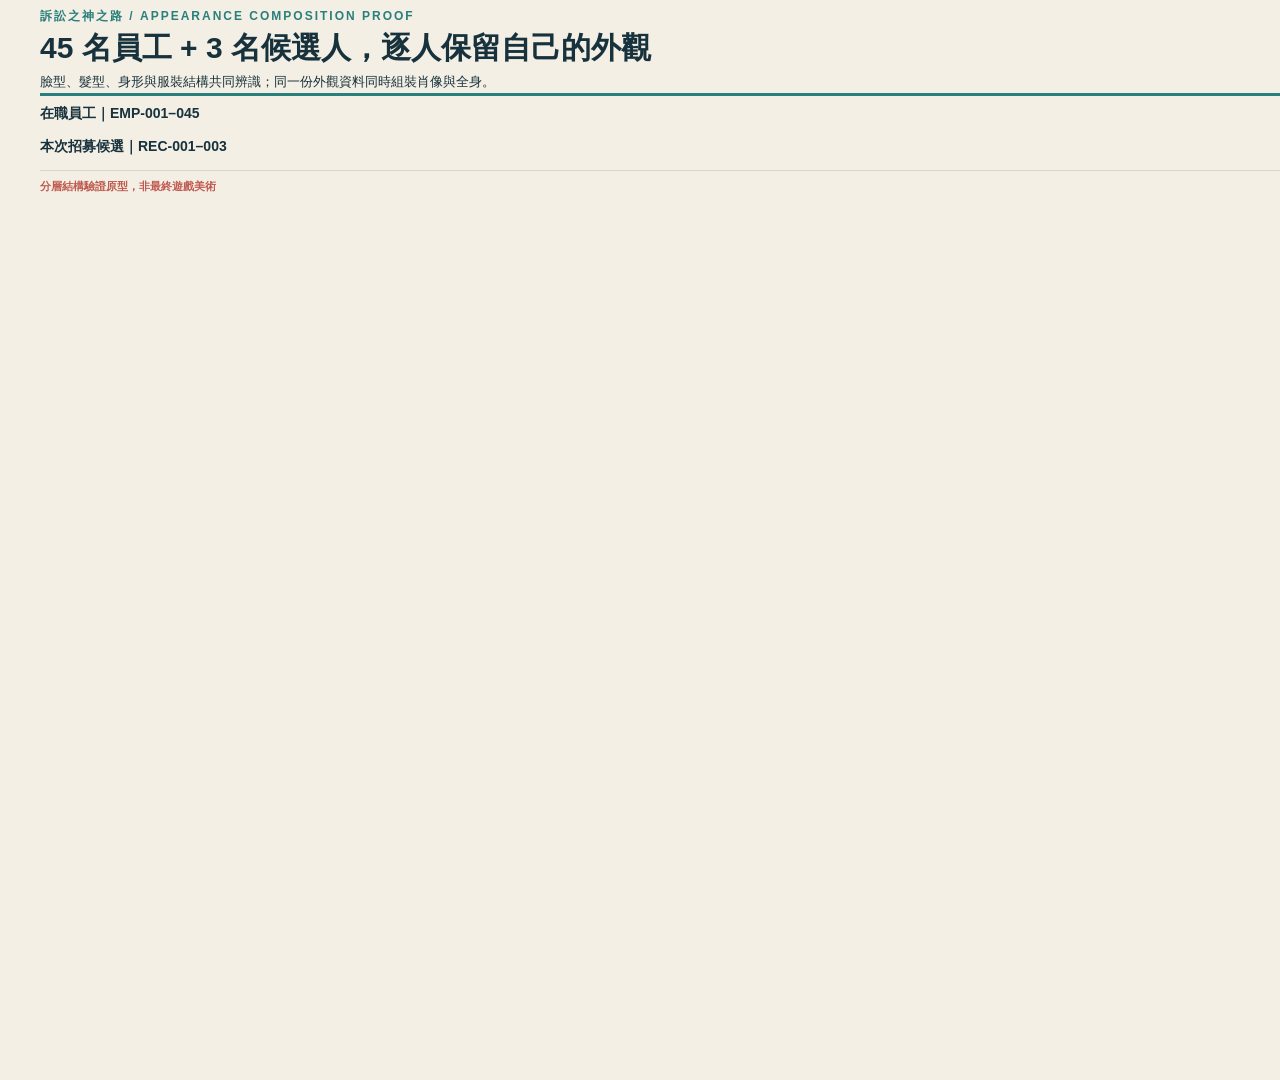
<file: docs/art/appearance_proof/proof_template.html>
<!doctype html>
<html lang="zh-Hant">
<head>
<meta charset="utf-8">
<meta name="viewport" content="width=device-width,initial-scale=1">
<title>訴訟之神之路｜48 人分層外觀結構驗證</title>
<style>
:root{--paper:#f4efe4;--navy:#17323d;--teal:#287f7c;--amber:#d9a648;--red:#bf5a50;--line:#d4d8cc}*{box-sizing:border-box}body{margin:0;background:var(--paper);font-family:"Noto Sans CJK TC","Microsoft JhengHei",sans-serif;color:var(--navy)}button{font:inherit;color:inherit;cursor:pointer}.page{width:1920px;min-height:1080px;padding:18px 40px 18px;margin:auto}.eyebrow{font-size:12px;letter-spacing:2px;color:var(--teal);font-weight:700}header{display:flex;align-items:center;justify-content:space-between;border-bottom:3px solid var(--teal);padding-bottom:12px;height:78px}h1{font-size:30px;margin:3px 0 0}header p{margin:4px 0 0;font-size:13px}.chips{display:flex;gap:10px}.chip{background:var(--navy);color:white;padding:9px 14px;font-size:15px;border-radius:3px}.chip b{color:#e4b962}.label{margin:9px 0 6px;display:flex;justify-content:space-between;align-items:center;font-size:14px;font-weight:700}.label span{font-weight:400;color:#627b7b;font-size:12px}.grid{display:grid;grid-template-columns:repeat(9,1fr);gap:8px}.person{appearance:none;text-align:left;background:#fffdf7;border:1px solid var(--line);border-radius:4px;height:130px;padding:7px 8px 5px;position:relative;overflow:hidden}.person:hover,.person:focus{border:2px solid var(--teal);outline:none;padding:6px 7px 4px}.person .id{font-size:12px;letter-spacing:.5px;font-weight:700}.person .art{display:flex;align-items:center;justify-content:center;gap:5px;height:82px}.portrait{width:76px;height:76px;display:block;background:#e4e9df;border-radius:2px}.sprite{width:40px;height:60px;display:block;background:#f2ede2}.person .tags{font-size:9px;white-space:nowrap;color:#647b7c}.person .seq{position:absolute;right:8px;top:7px;font-size:10px;color:#78908d}.candidates{display:grid;grid-template-columns:repeat(3,1fr);gap:12px}.candidate{height:144px;padding:10px 18px;display:flex;align-items:center;gap:15px;background:#e4ece5;border:1px solid #b6cdc3;border-top:4px solid var(--teal)}.candidate .portrait{width:106px;height:106px;background:#f8f5ec}.candidate .sprite{width:52px;height:78px;background:#e4ece5}.candidate h3{font-size:18px;margin:0 0 6px}.candidate p{font-size:12px;margin:3px 0}.candidate button{padding:7px 13px;background:white;border:1px solid #a8c5bb;border-radius:2px;margin-top:7px;font-size:11px}.foot{font-size:11px;color:#627b7b;border-top:1px solid var(--line);margin-top:8px;padding-top:8px;display:flex;justify-content:space-between}.notice{font-weight:700;color:var(--red)}svg{shape-rendering:crispEdges;image-rendering:pixelated}.modal{display:none;position:fixed;inset:0;background:#122b35aa;z-index:10;align-items:center;justify-content:center}.modal.open{display:flex}.dialog{width:1300px;max-width:96vw;background:var(--paper);border:4px solid var(--teal);padding:24px;box-shadow:0 20px 70px #0006}.dialog-head{display:flex;justify-content:space-between;align-items:start;border-bottom:1px solid var(--line);padding-bottom:14px}.dialog h2{margin:0;font-size:26px}.dialog-head p{margin:5px 0 0;color:#647c7a;font-size:13px}.close{border:0;background:var(--navy);color:white;padding:8px 16px}.inspector{display:grid;grid-template-columns:410px 265px 1fr;gap:24px;padding-top:22px}.big-art{display:flex;justify-content:center;align-items:center;gap:15px;background:white;padding:20px;min-height:330px}.big-art .portrait{width:224px;height:224px}.big-art .sprite{width:96px;height:144px}.toggles h3,.profile h3{font-size:16px;margin:0 0 10px}.toggles label{display:block;font-size:12px;padding:4px 0}.toggles input{accent-color:var(--teal);margin-right:7px}.toggles small{font-size:10px;color:#6c827f}.profile pre{font:11px/1.65 monospace;background:#e5e9df;padding:12px;margin:0;max-height:420px;overflow:auto;white-space:pre-wrap}.structural{font-size:12px;line-height:1.7;margin-top:16px;padding:12px;background:#e4ece5}.hidden-layer{display:none}.layer-board{display:none}.layers-mode .page{display:none}.layers-mode .layer-board{display:block;width:1600px;height:900px;padding:36px 42px;margin:auto}.layer-board h1{font-size:31px}.layer-examples{display:grid;grid-template-columns:repeat(8,1fr);gap:12px;margin-top:24px}.layer-item{height:158px;background:white;border:1px solid var(--line);padding:10px;text-align:center}.layer-item svg{width:112px;height:112px;display:block;margin:auto;background:#e4e9df}.layer-item p{font-size:12px;margin:6px 0}.assembly-row{display:flex;gap:22px;align-items:center;margin-top:26px}.assembly-row .sample{display:flex;gap:16px;align-items:center;background:#e4ece5;padding:16px 28px}.assembly-row svg{width:180px;height:180px}.assembly-row .full{width:96px;height:144px}.assembly-row .explain{font-size:17px;line-height:1.9}.layer-board .proof-note{padding:16px 20px;background:var(--navy);color:#f4efe4;margin-top:25px;font-size:14px;line-height:1.8}
.wide-mode .page{width:2400px;min-height:840px;height:840px}.wide-mode .grid{grid-template-columns:repeat(12,1fr)}.wide-mode .person{height:150px}.wide-mode .person .art{height:102px}.wide-mode .person .portrait{width:96px;height:96px}.wide-mode .person .sprite{width:48px;height:72px}.wide-mode #recruits,.wide-mode .recruit-label{display:none}.wide-mode .candidate-cell{background:#e4ece5;border:2px solid var(--teal);padding:6px 7px 4px}.wide-mode .candidate-cell .id{color:var(--teal)}
</style>
</head>
<body>
<main class="page">
<header><div><div class="eyebrow">訴訟之神之路 / APPEARANCE COMPOSITION PROOF</div><h1>45 名員工 + 3 名候選人，逐人保留自己的外觀</h1><p>臉型、髮型、身形與服裝結構共同辨識；同一份外觀資料同時組裝肖像與全身。</p></div><div class="chips"><div class="chip"><b>8</b> 身形</div><div class="chip"><b>12</b> 臉型</div><div class="chip"><b>20</b> 髮型</div><div class="chip"><b>10</b> 服裝結構</div></div></header>
<div class="label">在職員工｜EMP-001–045 <span>9 × 5 排列；點擊任一人物可檢查外觀資料與圖層</span></div>
<section id="staff" class="grid" aria-label="45名員工"></section>
<div class="label recruit-label">本次招募候選｜REC-001–003 <span>候選人與在職員工共用同一去重範圍；不是三張重抽的固定人設</span></div>
<section id="recruits" class="candidates" aria-label="3名招募候選"></section>
<footer class="foot"><span class="notice">分層結構驗證原型，非最終遊戲美術</span><span>資料固定保存｜顏色不計入結構去重｜排序、重繪與重開頁面不改變外觀</span></footer>
</main>
<section class="layer-board" id="layerBoard"></section>
<div class="modal" id="modal"><div class="dialog" role="dialog" aria-modal="true"><div class="dialog-head"><div><h2 id="selectedTitle"></h2><p>同一個 AppearanceProfile → 肖像 + 全身；圖層切換只影響檢視，不改寫角色資料。</p></div><button class="close" id="close">返回名單</button></div><div class="inspector"><div><div class="big-art" id="bigArt"></div><div class="structural" id="structure"></div></div><div class="toggles"><h3>可獨立開關的圖層</h3><div id="toggles"></div></div><div class="profile"><h3>已保存的外觀資料</h3><pre id="profile"></pre></div></div></div></div>
<script id="manifest" type="application/json">__MANIFEST_DATA__</script>
<script>
const MANIFEST=JSON.parse(document.getElementById('manifest').textContent);
const PROFILES=MANIFEST.profiles;
const n=v=>Math.max(0,(Number((String(v||'').match(/(\d+)$/)||[])[1])||1)-1);
const esc=v=>String(v).replace(/[&<>"']/g,c=>({'&':'&amp;','<':'&lt;','>':'&gt;','"':'&quot;',"'":'&#39;'}[c]));
const R=(x,y,w,h,c,extra='')=>`<rect x="${x}" y="${y}" width="${w}" height="${h}" fill="${c}" ${extra}/>`;
const P=(pts,c)=>`<polygon points="${pts}" fill="${c}"/>`;
const group=(key,inside)=>`<g data-layer="${key}">${inside}</g>`;
const skin=MANIFEST.definitions.skin_palette.map(x=>x.hex);
const hair=MANIFEST.definitions.hair_palette.map(x=>x.hex);
const garments=MANIFEST.definitions.garment_palette.map(x=>x.hex);
const dark='#273238';
const faceOutlines=[
'26,25 32,20 64,20 70,25 70,70 64,79 32,79 26,70',
'23,32 29,27 67,27 73,32 73,67 66,74 30,74 23,67',
'20,35 25,26 35,22 61,22 71,26 76,35 75,61 68,72 59,77 37,77 27,72 21,61',
'27,31 33,23 43,19 53,19 63,23 69,31 68,61 60,74 52,79 44,79 36,74 28,61',
'23,31 28,24 39,21 48,25 57,21 68,24 73,31 70,57 62,68 50,79 46,79 34,68 26,57',
'30,26 40,20 56,20 66,26 74,46 66,66 54,77 42,77 30,66 22,46',
'26,30 31,21 41,18 55,18 65,21 70,30 69,65 61,76 52,81 44,81 35,76 27,65',
'22,39 29,30 39,26 57,26 67,30 74,39 72,61 63,71 54,75 42,75 33,71 24,61',
'31,24 65,24 69,34 69,54 75,69 70,79 26,79 21,69 27,54 27,34',
'29,22 67,22 69,36 77,48 70,63 62,74 34,74 26,63 19,48 27,36',
'25,27 31,21 65,21 71,27 72,54 65,66 53,80 43,80 31,66 24,54',
'24,32 31,26 65,26 72,32 77,49 76,65 67,76 29,76 20,65 19,49'];
function headShape(a){return P(faceOutlines[n(a.face_shape)%12],skin[n(a.skin_palette)%6]);}
function backHair(a){if(a.hair_back==='none')return '';const h=n(a.hair_back)%12,c=hair[n(a.hair_palette)%8];const types=[R(20,24,56,47,c),R(18,25,60,58,c),P('22,22 74,22 78,78 64,86 58,38 32,38 30,80 20,76',c),R(16,23,17,62,c)+R(64,23,17,62,c),P('24,20 72,20 79,38 76,81 65,86 61,42 35,42 32,82 19,77 18,39',c),R(18,20,60,51,c),R(62,15,22,14,c)+R(70,25,12,57,c),R(14,20,16,14,c)+R(16,30,12,48,c),R(20,18,56,68,c),R(17,24,61,58,c),R(67,17,17,17,c)+R(74,31,9,38,c),R(15,22,64,50,c)];return types[h];}
function frontHair(a){if(a.hair_family==='hair_18'||a.hair_front==='none')return '';const c=hair[n(a.hair_palette)%8],i=n(a.hair_front)%20;const crown=P('21,40 21,24 27,17 36,13 62,13 73,20 77,32 74,43 68,35 65,25 32,25 27,42',c);const styles=[P('22,39 24,20 34,14 62,14 73,23 76,41 65,35 59,25 42,26 31,35',c),crown+P('30,25 63,21 59,32 45,39 39,32',c),P('19,33 24,18 31,23 36,12 44,19 52,10 58,18 68,14 69,24 77,26 74,42 63,31 36,29 25,42',c),R(26,15,46,12,c)+P('21,40 23,22 37,18 35,30 27,44',c)+R(69,24,8,19,c),crown+R(20,32,10,34,c)+R(68,31,10,35,c)+P('31,23 67,23 64,39 49,34 39,39',c),R(34,5,29,16,c)+crown+P('31,23 66,25 61,38 41,32',c),crown+R(72,18,16,15,c)+P('31,24 61,23 58,33 37,36',c),R(20,18,57,16,c)+R(16,27,17,17,c)+R(67,27,15,17,c)+R(23,10,14,14,c)+R(42,9,15,13,c)+R(62,12,12,14,c),R(17,20,64,17,c)+R(14,35,18,20,c)+R(68,34,15,22,c)+R(21,13,19,15,c)+R(43,9,21,17,c)+R(63,15,13,15,c),crown+P('27,24 66,24 62,39 52,33 46,40 35,35',c)+R(18,40,12,28,c)+R(69,41,11,27,c),crown+R(18,37,11,43,c)+R(69,36,11,44,c)+R(29,23,12,17,c)+R(45,23,12,17,c)+R(60,23,10,17,c),crown+P('30,24 46,19 43,36 29,43 26,34',c)+P('49,19 66,25 72,36 58,34 52,29',c),R(26,16,44,12,c)+R(21,24,10,18,c)+R(68,24,8,18,c),R(21,27,8,18,c)+R(69,27,8,18,c)+P('26,25 34,11 69,13 76,22 62,29 41,34',c),P('20,33 26,19 38,13 62,14 76,26 73,42 62,34 59,25 46,35 32,30 25,43',c),crown+R(70,29,9,22,c)+R(75,50,8,10,c)+R(73,59,8,9,c)+R(76,67,7,8,c),crown+P('23,39 32,33 32,70 25,77 19,69',c)+P('67,34 76,39 79,69 71,76 64,70',c),P('19,33 24,18 31,23 36,12 44,19 52,10 58,18 68,14 69,24 77,26 74,42 63,31 36,29 25,42',c)+P('31,27 43,24 48,39 38,35',c),crown+P('29,22 70,21 62,34 47,40 38,49 36,31',c),crown+R(29,24,39,13,c)+P('29,31 40,40 48,33 56,40 67,31',c)];return styles[i];}
function shirt(a){const c=garments[n(a.garment_palette)%6],i=n(a.garment_structure)%10,b=n(a.body_type)%8;const shoulder=[24,36,29,23,31,38,34,30][b],x=48-shoulder;let s=P(`${x},96 ${x+3},83 38,75 58,75 ${96-x-3},83 ${96-x},96`,c);const light='#e8dfcc';if([0,4,7].includes(i))s+=P('35,76 48,87 42,96 31,81',light)+P('61,76 48,87 54,96 66,81',light)+R(46,86,4,10,dark);if(i===1)s+=P('31,79 48,93 65,79 60,96 35,96',light)+P('38,77 48,84 58,77 52,88 44,88',c);if(i===2)s+=R(36,78,25,18,'#8b8c75')+P('41,77 48,88 55,77',light);if(i===3)s+=R(34,78,29,18,light)+R(47,81,2,15,c);if(i===5)s+=R(40,74,16,12,c)+R(45,87,5,4,light)+R(45,94,5,2,light);if(i===6)s+=R(37,74,23,8,c)+R(27,83,6,13,light)+R(63,83,6,13,light);if(i===7)s+=P('35,77 46,83 40,89 32,84',c)+P('61,77 50,83 56,89 64,84',c);if(i===8)s+=R(41,77,16,19,light)+P('33,77 44,85 37,96 25,91',c)+P('63,77 52,85 59,96 71,91',c);if(i===9)s+=R(44,77,8,19,light)+R(33,88,4,3,'#c1b29b')+R(61,88,4,3,'#c1b29b');return s;}
function eyes(a){const i=n(a.eye_shape)%10,span=[13,16,12,17,14,11,15,18,12,16][i],yy=[46,45,48,46,49,45,47,44,48,47][i];const w=[5,4,6,3,5,6,3,4,6,5][i],h=[4,6,3,5,3,5,6,4,4,3][i];let s=R(48-span-w/2,yy,w,h,dark)+R(48+span-w/2,yy,w,h,dark);if(i%3===0)s+=R(48-span-w/2-2,yy-1,w+3,1,dark)+R(48+span-w/2-1,yy-1,w+3,1,dark);if(i%4===1)s+=R(48-span+1,yy,1,2,'#f8f1d9')+R(48+span+1,yy,1,2,'#f8f1d9');return s;}
function brows(a){const i=n(a.brow_shape)%8,c=hair[n(a.hair_palette)%8],yy=39+(i%3),span=13+(i%4);const shapes=[R(48-span-6,yy,12,3,c)+R(48+span-6,yy,12,3,c),P(`${48-span-6},${yy+3} ${48-span-2},${yy} ${48-span+6},${yy+1} ${48-span+6},${yy+3}`,c)+P(`${48+span-6},${yy+1} ${48+span+2},${yy} ${48+span+6},${yy+3} ${48+span-6},${yy+3}`,c),R(48-span-5,yy,10,2,c)+R(48+span-5,yy,10,2,c),P(`${48-span-6},${yy} ${48-span+6},${yy+3} ${48-span+6},${yy+5} ${48-span-6},${yy+2}`,c)+P(`${48+span-6},${yy+3} ${48+span+6},${yy} ${48+span+6},${yy+2} ${48+span-6},${yy+5}`,c)];return shapes[i%4];}
function nose(a){const i=n(a.nose_shape)%6,c='#b67f5b';return [R(47,53,3,8,c),R(48,51,2,11,c)+R(46,60,5,2,c),P('49,52 53,60 46,60',c),R(46,56,5,4,c),R(47,51,2,8,c)+R(44,59,7,2,c),R(49,53,3,8,c)+R(45,60,7,2,c)][i];}
function mouth(a){const i=n(a.mouth_shape)%8,c='#88544a';return [R(41,66,14,2,c),R(39,64,3,2,c)+R(42,66,12,2,c)+R(54,64,3,2,c),R(42,65,12,4,c)+R(44,65,8,1,'#f8ead4'),R(43,67,10,2,c),P('39,65 57,65 54,69 42,69',c),R(40,66,16,2,c)+R(43,68,10,1,c),R(45,64,6,5,c),R(42,64,13,2,c)+R(45,66,7,2,c)][i];}
function beard(a){if(a.facial_hair==='none')return '';const i=n(a.facial_hair)%6,c=hair[n(a.hair_palette)%8];return [R(40,61,17,4,c),R(40,61,17,3,c)+P('41,70 55,70 53,78 44,78',c),R(43,70,11,7,c),P('29,57 34,63 41,72 55,72 62,63 67,57 65,69 56,77 40,77 31,69',c),P('27,53 34,60 40,65 56,65 62,60 69,53 66,72 57,81 39,81 30,72',c)+R(38,61,21,4,c),R(27,46,6,23,c)+R(64,46,6,23,c)][i];}
function glasses(a){if(a.glasses==='none')return '';const i=n(a.glasses)%6,c='#3b4646';const round='M28 43h11l5 5v6l-5 5H28l-5-5v-6z M57 43h11l5 5v6l-5 5H57l-5-5v-6z M44 48h8';const style=`fill="none" stroke="${c}" stroke-linejoin="miter"`;return [
`<path d="${round}" ${style} stroke-width="1.3"/>`,
`<path d="M23 43h21v15H23z M52 43h21v15H52z M44 48h8" ${style} stroke-width="2.5"/>`,
`<path d="M23 44h21 M52 44h21 M44 47h8" ${style} stroke-width="2.5"/><path d="M23 44v10l4 4h13l4-4V44 M52 44v10l4 4h13l4-4V44" ${style} stroke-width=".8"/>`,
`<path d="${round}" ${style} stroke-width="3.4"/>`,
`<path d="M23 46h21v8H23z M52 46h21v8H52z M44 48h8" ${style} stroke-width="1.7"/>`,
`<path d="M22 43h23v5H22z M51 43h23v5H51z" fill="${c}"/><path d="M23 47v7l5 4h11l5-4v-7 M52 47v7l5 4h11l5-4v-7 M45 47h6" ${style} stroke-width="1.3"/>`
][i];}
function accessory(a){if(a.accessory==='none')return '';const i=n(a.accessory)%8,c='#d9a648';return [
R(46,79,4,4,'#5a4553')+P('46,83 50,83 51,93 48,96 45,93','#5a4553'),
R(45,79,6,4,'#7a3f43')+P('44,83 52,83 55,93 48,96 41,93','#7a3f43'),
P('35,76 45,80 58,76 61,81 50,85 54,96 48,96 43,84 35,82','#bf5a50'),
P('29,84 33,84 35,86 35,90 33,92 29,92 27,90 27,86',c)+R(30,87,2,2,'#f4efe4'),
R(62,85,7,7,c)+R(64,87,3,3,'#f4efe4'),
R(25,57,3,3,c)+R(68,57,3,3,c),
`<path d="M34 77l4 5 10 4 10-4 4-5" fill="none" stroke="${c}" stroke-width="1.4"/>`+R(46,85,4,4,c),
P('27,90 27,85 31,88 35,84 39,90','#eee5d3')+R(27,90,12,3,'#1e3e48')
][i];}
function portrait(p,opts={}){const a=p.appearance;const layers=[['hair_back',backHair(a)],['body',shirt(a)],['neck',R(40,68,16,16,skin[n(a.skin_palette)%6])],['face',headShape(a)],['eyes',eyes(a)],['brows',brows(a)],['nose',nose(a)],['mouth',mouth(a)],['facial_hair',beard(a)],['hair_front',frontHair(a)],['glasses',glasses(a)],['accessories',accessory(a)]];return `<svg viewBox="0 0 96 96" class="portrait" role="img" aria-label="${esc(p.character_id)} 肖像">${layers.filter(([k])=>!opts.only||opts.only.includes(k)).map(([k,s])=>group(k,s)).join('')}</svg>`;}
function sprite(p){const a=p.appearance,b=n(a.body_type)%8,c=garments[n(a.garment_palette)%6],sk=skin[n(a.skin_palette)%6];
const widths=[10,18,14,10,15,19,17,15],waists=[8,14,12,9,14,18,17,13],heights=[16,17,16,13,13,15,14,17],offsets=[0,0,2,6,6,4,4,1];
const w=widths[b],waist=waists[b],h=heights[b],offset=offsets[b],x=16-w/2,top=19+offset;let bod=R(14,15+offset,4,5,sk)+P(`${x},${top+4} ${x+2},${top} ${30-x},${top} ${32-x},${top+4} ${16+waist/2},${top+h} ${16-waist/2},${top+h}`,c)+R(x-2,top+4,3,h-4,c)+R(31-x,top+4,3,h-4,c)+R(x-2,top+h-4,3,4,sk)+R(31-x,top+h-4,3,4,sk);
let cutLayer='';const cut=n(a.garment_structure)%10;if([0,4,7].includes(cut))cutLayer+=P('11,19 16,25 14,33 9,23','#ded7c5')+P('21,19 16,25 18,33 23,23','#ded7c5')+R(15,24,2,9,dark);if(cut===1)cutLayer+=P('11,19 16,26 21,19 19,32 13,32','#e4ddc8');if(cut===2)cutLayer+=R(12,22,8,12,'#8a8b76')+P('13,19 16,24 19,19','#e4ddc8');if(cut===3)cutLayer+=R(11,21,10,13,'#e4ddc8')+R(15,21,1,12,c);if(cut===5)cutLayer+=R(13,18,6,4,c)+R(16,25,2,1,'#e4ddc8')+R(16,29,2,1,'#e4ddc8');if(cut===6)cutLayer+=R(12,18,8,3,c)+R(11,24,2,8,'#c7c0ad');if(cut===8)cutLayer+=R(14,20,4,14,'#e4ddc8');if(cut===9)cutLayer+=R(15,20,2,14,'#ded6c3')+R(10,28,3,2,'#b5b6a5');
bod+=`<g transform="translate(0 ${offset})">${cutLayer}</g>`;const legTop=top+h;
bod+=R(16-waist/2,legTop,waist/2-1,43-legTop,'#333f48')+R(17,legTop,waist/2-1,43-legTop,'#333f48')+R(15-waist/2,42,waist/2+1,3,dark)+R(17,42,waist/2+1,3,dark);
const head=portrait(p).replace(/^<svg[^>]*>/,'').replace(/<\/svg>$/,'').replace(/<g data-layer="body">[\s\S]*?<\/g>/,'').replace(/<g data-layer="neck">[\s\S]*?<\/g>/,'');
return `<svg viewBox="0 0 32 48" class="sprite" role="img" aria-label="${esc(p.character_id)} 全身">${group('body',bod)}<g transform="translate(6 ${offset}) scale(.208333)">${head}</g></svg>`;}
function labels(a){return `身${n(a.body_type)+1} 臉${n(a.face_shape)+1} 髮${n(a.hair_family)+1} 衣${n(a.garment_structure)+1}`;}
function card(p,i){return `<button class="person ${p.group==='recruit_candidates'?'candidate-cell':''}" data-id="${esc(p.character_id)}"><div class="id">${esc(p.character_id)}</div><span class="seq">${String(i+1).padStart(2,'0')}</span><div class="art">${portrait(p)}${sprite(p)}</div><div class="tags">${labels(p.appearance)}</div></button>`;}
const staff=PROFILES.filter(p=>p.group==='active_staff'),recruits=PROFILES.filter(p=>p.group==='recruit_candidates');
document.getElementById('staff').innerHTML=staff.map(card).join('');
document.getElementById('recruits').innerHTML=recruits.map(p=>`<article class="candidate">${portrait(p)}${sprite(p)}<div><h3>${esc(p.character_id)} · 本次候選</h3><p>${labels(p.appearance)}</p><p>不同於在職名單；外觀固定保存</p><button data-id="${esc(p.character_id)}">檢視圖層與資料 →</button></div></article>`).join('');
const layerNames={hair_back:'後髮',body:'身形／服裝',neck:'頸部',face:'臉型／膚色',eyes:'眼型',brows:'眉型',nose:'鼻型',mouth:'嘴型／表情',facial_hair:'鬍鬚',hair_front:'前髮',glasses:'眼鏡',accessories:'配件'};
function inspect(id){const p=PROFILES.find(x=>x.character_id===id);if(!p)return;document.getElementById('selectedTitle').textContent=p.character_id+'｜固定外觀組裝';document.getElementById('bigArt').innerHTML=portrait(p)+sprite(p);document.getElementById('profile').textContent=JSON.stringify(p.appearance,null,2);document.getElementById('structure').innerHTML=`<b>結構辨識：</b>${esc(labels(p.appearance))}<br>臉型＋髮型，以及身形＋髮型，不與名單其他人重複。<br>服裝／膚色只增加變化，不拿來充當唯一性。`;document.getElementById('toggles').innerHTML=Object.entries(layerNames).map(([k,v])=>`<label><input type="checkbox" data-layer-key="${k}" checked>${v} <small>${k}</small></label>`).join('');document.getElementById('modal').classList.add('open');}
document.addEventListener('click',e=>{const b=e.target.closest('[data-id]');if(b)inspect(b.dataset.id);});
document.getElementById('close').onclick=()=>document.getElementById('modal').classList.remove('open');document.getElementById('modal').onclick=e=>{if(e.target.id==='modal')document.getElementById('close').click();};document.addEventListener('keydown',e=>{if(e.key==='Escape')document.getElementById('close').click();});
document.getElementById('toggles').addEventListener('change',e=>{const key=e.target.dataset.layerKey;if(!key)return;document.querySelectorAll(`#bigArt [data-layer="${key}"]`).forEach(el=>el.classList.toggle('hidden-layer',!e.target.checked));});
function layersBoard(){const p=[...PROFILES].sort((a,b)=>['hair_back','glasses','facial_hair','accessory'].filter(k=>b.appearance[k]!=='none').length-['hair_back','glasses','facial_hair','accessory'].filter(k=>a.appearance[k]!=='none').length)[0],items=[['後髮',['hair_back']],['身形／服裝',['body','neck']],['臉型／膚色',['face']],['五官',['eyes','brows','nose','mouth']],['前髮',['hair_front']],['眼鏡／配件',['glasses','accessories','facial_hair']],['完成肖像',null],['同人全身','sprite']];document.getElementById('layerBoard').innerHTML=`<div class="eyebrow">訴訟之神之路 / LAYERED APPEARANCE DIAGNOSTIC</div><h1>一份已保存的外觀資料，組成同一個人</h1><p>圖層可替換，身份不重抽；肖像與全身共用臉型、髮型、身形與服裝結構。</p><div class="layer-examples">${items.map(([title,only])=>`<div class="layer-item">${only==='sprite'?sprite(p):portrait(p,{only})}<p>${title}</p></div>`).join('')}</div><div class="assembly-row"><div class="sample">${portrait(p)}${sprite(p)}</div><div class="explain"><b>${p.character_id}</b><br>${labels(p.appearance)}<br>8 身形 × 12 臉型 × 20 髮型 × 10 服裝結構<br>48 人的結構組合不重複，顏色不計入去重。</div></div><div class="proof-note"><b>分層結構驗證原型，非最終遊戲美術。</b><br>此頁用於檢查圖層順序、共享身份及外觀穩定性，不代表正式像素素材或動畫已完成。<br>正式製作仍須逐身形／動作校正衣著、髮型、配件、遮擋及腳底錨點。</div>`;}
const VIEW=new URLSearchParams(location.search).get('view');
if(VIEW==='layers'){document.body.classList.add('layers-mode');layersBoard();}
if(VIEW==='wide'){document.body.classList.add('wide-mode');document.getElementById('staff').innerHTML=PROFILES.map(card).join('');document.querySelector('h1').textContent='48 人的外觀，不再依賴四個固定律師身體';document.querySelector('.label').innerHTML='45 名在職員工 + 3 名本次招募候選 <span>12 × 4 結構驗證名單｜末三格為候選人，與在職名單共同去重</span>';}
window.APPEARANCE_PROOF={manifest:MANIFEST,profiles:PROFILES,inspect,portrait,sprite};
</script>
</body>
</html>
</file>
<file: assets/concept_v3/preview/style.css>
:root{color-scheme:light;--paper:#f4efe4;--card:#fffcf6;--ink:#17323d;--teal:#287f7c;--amber:#d9a648;--muted:#6c7d7c;--line:#d6d9cf;font-family:"Noto Sans CJK TC","PingFang TC","Microsoft JhengHei",sans-serif}
*{box-sizing:border-box}[hidden]{display:none!important}
body{margin:0;background:var(--paper);color:var(--ink)}
button,a{-webkit-tap-highlight-color:transparent}button{font:inherit;cursor:pointer;border:0}button:disabled{cursor:wait;opacity:.55}
button:focus-visible,a:focus-visible{outline:3px solid var(--amber);outline-offset:4px}a{color:inherit}
.page-shell{max-width:1456px;margin:auto;padding:0 60px}
.masthead{display:flex;align-items:center;justify-content:space-between;gap:24px;padding:32px 0 28px;border-bottom:1px solid var(--line)}
.brand{display:flex;align-items:center;gap:13px;text-decoration:none;font-size:25px;font-weight:750;letter-spacing:.1em}
.brand-rule{display:block;width:5px;height:46px;background:var(--teal)}
.brand small{display:block;font-size:8px;letter-spacing:.21em;font-weight:600;margin-top:5px}
.edition{font-size:12px;letter-spacing:.1em;color:var(--muted)}.edition span{margin:0 10px;color:var(--teal)}
.hero{display:grid;grid-template-columns:minmax(300px,.85fr) minmax(0,1.5fr);gap:56px;align-items:center;padding:58px 0 54px}
.eyebrow{font-size:10px;letter-spacing:.2em;font-weight:700;color:var(--teal);margin:0 0 14px}
.hero h1{font-family:"Noto Serif CJK TC","Songti TC",serif;font-size:clamp(32px,3.5vw,48px);line-height:1.46;letter-spacing:.04em;margin:0 0 22px;font-weight:700}
.intro{font-size:15px;line-height:1.95;color:var(--muted);margin:0}
.protagonist-picker{display:flex;align-items:center;gap:7px;flex-wrap:wrap;margin:23px 0 0}
.protagonist-picker>span{font-size:10px;color:var(--muted);letter-spacing:.08em;margin-right:7px}
.protagonist-picker button{border:1px solid #bdcbc0;background:transparent;color:var(--teal);border-radius:3px;padding:8px 18px;font-size:12px;min-height:38px}
.protagonist-picker button[aria-pressed="true"]{background:var(--teal);color:var(--paper);border-color:var(--teal)}
.protagonist-picker button:hover{border-color:var(--ink)}
.hero-selection{display:flex;gap:16px;margin-top:25px;min-height:83px;max-width:370px}
.selection-rule{flex:0 0 2px;background:var(--amber);margin:5px 0 7px}
.selection-label{font-size:10px;letter-spacing:.06em;color:var(--muted);margin:0 0 6px}
.hero-selection h2{font-size:20px;margin:0 0 5px;letter-spacing:.05em}
.featured-description{font-size:12px;color:var(--muted);line-height:1.7;margin:0}
.view-primary{display:inline-flex;align-items:center;gap:20px;color:var(--card);background:var(--teal);font-weight:650;letter-spacing:.08em;padding:14px 23px;border-radius:3px;margin-top:15px;box-shadow:0 5px 12px #287f7c1a}
.view-primary:hover{background:#206e6b}.view-primary span{font-size:20px}
.hero-note{font-size:10px;color:var(--muted);margin:12px 0 0;letter-spacing:.04em}
.hero-art{min-width:0;position:relative}.hero-art:before{content:"";position:absolute;inset:-15px -15px 25px 25px;border:1px solid #c7cebf;z-index:-1}
.art-stage{position:relative;background:#dfe5df;aspect-ratio:16/9;overflow:hidden;border-radius:3px;box-shadow:0 22px 56px #17323d18}
.art-stage>img{width:100%;height:100%;object-fit:contain;background:#e1e5df;display:block;image-rendering:auto}
.stage-empty{display:grid;place-items:center;width:100%;height:100%;font-family:serif;letter-spacing:.08em;color:var(--muted);font-size:18px}
.art-caption{position:absolute;bottom:0;left:0;right:0;display:flex;justify-content:space-between;gap:16px;align-items:center;background:#17323de8;color:var(--paper);padding:13px 18px;font-size:10px;letter-spacing:.06em}
.art-caption span:last-child{color:#d1dcd4}
.resource-tabs{display:flex;gap:30px;align-items:stretch;border-top:1px solid var(--line);border-bottom:1px solid var(--line);position:sticky;top:0;z-index:3;background:#f4efe4f5;backdrop-filter:blur(12px)}
.resource-tab{display:flex;gap:10px;align-items:center;background:transparent;color:var(--muted);font-size:14px;font-weight:600;letter-spacing:.06em;padding:18px 3px 16px;border-bottom:3px solid transparent}
.resource-tab[aria-pressed="true"]{color:var(--teal);border-bottom-color:var(--teal)}
.resource-tab span{font-size:10px;font-weight:500;background:#e0e7dc;min-width:23px;text-align:center;border-radius:12px;padding:2px 6px;color:var(--teal)}
.library{padding:35px 0 54px}
.library-heading{display:flex;justify-content:space-between;align-items:flex-end;gap:20px}
.library .eyebrow{margin:0 0 8px}
.library-heading h2{font-family:"Noto Serif CJK TC","Songti TC",serif;letter-spacing:.04em;font-size:27px;margin:0;font-weight:650}
.library-count{font-size:12px;color:var(--muted);margin:0 0 3px}
.filters{display:flex;gap:8px;flex-wrap:wrap;margin:25px 0 23px}
.filter{font-size:12px;border:1px solid var(--line);border-radius:2px;background:transparent;color:var(--muted);padding:8px 17px;letter-spacing:.07em}
.filter[aria-pressed="true"]{background:var(--ink);border-color:var(--ink);color:var(--paper)}
.filter:hover{border-color:var(--teal)}
.action-grid{display:grid;grid-template-columns:repeat(4,minmax(0,1fr));gap:22px}
.action-card{display:block;width:100%;padding:0;text-align:left;background:var(--card);border:1px solid #d7dcd2;border-radius:4px;overflow:hidden;color:var(--ink);box-shadow:0 4px 13px #17323d04}
.action-card:hover{box-shadow:0 12px 28px #17323d12;border-color:#a4beb1}.action-card.is-featured{border-color:var(--teal)}
.card-art{position:relative;display:block;aspect-ratio:16/9;background:#dfe5df;overflow:hidden}
.card-art img{display:block;width:100%;height:100%;object-fit:contain;image-rendering:auto}
.card-content{display:block;padding:16px 17px 17px}
.card-line{display:flex;justify-content:space-between;gap:8px;align-items:center}
.card-title{font-size:16px;font-weight:700;letter-spacing:.04em}.card-index{font-size:9px;letter-spacing:.09em;color:#9aa69d}
.card-description{display:block;font-size:11px;line-height:1.65;margin-top:8px;color:var(--muted);min-height:36px}
.card-meta{display:flex;justify-content:space-between;gap:8px;border-top:1px solid #eceee6;padding-top:10px;margin-top:10px;font-size:9px;color:var(--muted);letter-spacing:.03em}
.card-meta span:first-child{color:var(--teal)}
.load-message{padding:20px;border:1px solid #d6c6a5;background:#fff8e9;color:var(--ink);line-height:1.8;font-size:13px}
.page-footer{display:flex;justify-content:space-between;gap:20px;border-top:1px solid var(--line);padding:22px 0 30px;color:var(--muted);font-size:10px;line-height:1.7}
.page-footer p{margin:0}.page-footer span{margin:0 7px;color:var(--teal)}
.panel-intro{font-size:13px;line-height:1.9;color:var(--muted);margin:18px 0 26px}
.character-grid{display:grid;grid-template-columns:repeat(8,minmax(0,1fr));gap:16px}
.character-card{padding:0;text-align:left;overflow:hidden;background:var(--card);border:1px solid #d7dcd2;border-radius:4px;color:var(--ink)}
.character-card:hover{box-shadow:0 10px 25px #17323d13;border-color:var(--teal)}
.character-art{display:flex;align-items:center;justify-content:center;aspect-ratio:3/4;background:linear-gradient(160deg,#e7eadf,#dbe3d9);padding:10px 8px 0}
.character-art img{display:block;width:100%;height:100%;object-fit:contain;image-rendering:auto}
.character-caption{display:flex;flex-wrap:wrap;align-items:center;justify-content:space-between;gap:3px 6px;padding:12px 11px}
.character-caption strong{font-size:12px;letter-spacing:.03em;font-weight:600}.character-caption small{font-size:8px;color:var(--muted);letter-spacing:.04em}
.sheet-links{display:flex;gap:9px 17px;flex-wrap:wrap;align-items:center;margin-top:31px;padding-top:19px;border-top:1px solid var(--line);font-size:10px;color:var(--muted)}
.sheet-links>span{color:var(--ink);font-weight:700;margin-right:6px}.sheet-links a{color:var(--teal);text-underline-offset:4px}
.material-note{font-size:10px;color:var(--muted);line-height:1.8;margin:18px 0 0}
.environment-grid{display:grid;grid-template-columns:1fr 1fr;gap:28px}
.environment-card{padding:0;background:var(--card);text-align:left;border:1px solid #d7dcd2;border-radius:4px;overflow:hidden;color:var(--ink);box-shadow:0 8px 22px #17323d07}
.environment-art{display:block;aspect-ratio:16/9;background:#e0e6dd;overflow:hidden}.environment-art img{display:block;width:100%;height:100%;object-fit:contain;image-rendering:auto}
.environment-caption{display:block;padding:20px 22px}.environment-caption strong{font-family:"Noto Serif CJK TC","Songti TC",serif;font-size:21px;font-weight:600;letter-spacing:.05em}
.environment-caption small{display:block;font-size:11px;color:var(--muted);line-height:1.8;margin-top:8px}
.artwork-dialog{border:0;padding:0;background:var(--card);color:var(--ink);border-radius:8px;max-width:min(960px,calc(100vw - 40px));width:960px;max-height:calc(100vh - 40px);overflow:auto;box-shadow:0 28px 110px #0007}
.artwork-dialog::backdrop{background:#0e2633c9;backdrop-filter:blur(6px)}
.artwork-header{display:flex;justify-content:space-between;gap:20px;align-items:center;padding:20px 26px 18px}
.artwork-header .eyebrow{font-size:9px;margin:0 0 6px}.artwork-header h2{font-family:"Noto Serif CJK TC","Songti TC",serif;font-size:25px;letter-spacing:.05em;margin:0;line-height:1.3}
.close-dialog{background:transparent;color:var(--muted);font-size:10px;letter-spacing:.06em;padding:8px 0 8px 16px}
.close-dialog span{font-size:22px;vertical-align:-2px;margin-left:6px}
.dialog-variants{margin:0;padding:0 26px 14px}.dialog-variants button{font-size:11px;padding:6px 17px;min-height:34px}
.artwork-visual{position:relative;width:100%;aspect-ratio:16/9;background:#dfe5df;max-height:58vh;overflow:hidden}
.artwork-visual>img{position:absolute;inset:0;display:block;width:100%;height:100%;object-fit:contain;image-rendering:auto}
.artwork-visual.is-portrait{height:min(62vh,560px);aspect-ratio:auto;background:linear-gradient(155deg,#edf0e6,#d8e2d7)}
.artwork-visual.is-portrait>img{padding:14px}
.artwork-loading{position:absolute;inset:0;display:grid;place-items:center;background:#e6e9dfeb;color:var(--ink);font-size:13px}
.artwork-footer{display:flex;gap:24px;align-items:center;justify-content:space-between;padding:18px 25px 20px}
.artwork-footer p{font-size:11px;line-height:1.7;margin:0}.artwork-footer .artwork-meta{font-size:9px;color:var(--muted);margin-top:4px;letter-spacing:.05em}
.continue-button{background:var(--ink);color:var(--paper);font-size:12px;border-radius:2px;padding:11px 23px;letter-spacing:.08em;flex:none}
.continue-button:hover{background:var(--teal)}
.showcase .page-shell{max-width:1600px}
@media(min-width:1600px){.hero{gap:70px;padding-top:65px;padding-bottom:62px}.page-shell{padding:0 64px}}
@media(max-width:1050px){.page-shell{padding:0 35px}.hero{gap:30px;grid-template-columns:.9fr 1.25fr}.hero h1{font-size:35px}.intro{font-size:13px}.action-grid{grid-template-columns:repeat(3,minmax(0,1fr));gap:17px}.edition{font-size:10px}.character-grid{grid-template-columns:repeat(6,minmax(0,1fr));gap:12px}.resource-tabs{gap:25px}.resource-tab{font-size:12px}.environment-grid{gap:18px}}
@media(max-width:760px){
.page-shell{padding:0 22px}.masthead{padding:23px 0 20px;align-items:flex-start}.brand{font-size:20px}.brand small{font-size:6px;letter-spacing:.1em}.brand-rule{height:36px}.edition{max-width:82px;text-align:right;font-size:9px;line-height:1.8}.edition span{display:none}
.hero{grid-template-columns:1fr;gap:27px;padding:32px 0 33px}.hero h1{font-size:34px;line-height:1.42;margin-bottom:14px}.intro{font-size:13px}.hero-selection{margin-top:20px;min-height:75px}.hero-selection h2{font-size:18px}.featured-description{font-size:12px}.view-primary{padding:12px 18px;font-size:12px}
.hero-note{font-size:10px}.hero-art:before{inset:-9px -8px 25px 14px}.art-caption{padding:11px 12px;font-size:9px;gap:8px}.library{padding-top:28px}.library-heading{align-items:flex-start;gap:14px}.library-heading h2{font-size:22px}.library-count{font-size:10px;line-height:1.7;max-width:120px;text-align:right}
.filters{gap:7px;margin:21px 0 19px}.filter{font-size:10px;padding:7px 12px}.action-grid{grid-template-columns:repeat(2,minmax(0,1fr));gap:13px}.card-content{padding:12px}.card-title{font-size:14px}.card-description{font-size:10px;min-height:34px;margin-top:6px}.card-meta{font-size:8px;padding-top:9px;margin-top:8px;flex-wrap:wrap}
.page-footer{font-size:9px;display:block}.page-footer p+p{margin-top:5px}
.resource-tabs{gap:0;justify-content:space-between}.resource-tab{font-size:11px;padding:15px 1px 13px;gap:6px}.resource-tab span{font-size:8px;min-width:19px;padding:2px 5px}.panel-intro{font-size:11px;margin:15px 0 20px}.character-grid{grid-template-columns:repeat(3,minmax(0,1fr));gap:10px}.character-art{padding:7px 5px 0}.character-caption{padding:9px 8px}.character-caption strong{font-size:10px}.character-caption small{font-size:7px}
.environment-grid{grid-template-columns:1fr;gap:20px}.environment-caption{padding:16px 17px}.environment-caption strong{font-size:20px}.environment-caption small{font-size:10px}.sheet-links{gap:10px 15px;font-size:9px}.material-note{font-size:9px}
.artwork-dialog{max-width:calc(100vw - 22px);max-height:calc(100vh - 24px);border-radius:5px}.artwork-header{padding:17px 18px}.artwork-header h2{font-size:22px}.dialog-variants{padding:0 18px 12px}.artwork-footer{padding:14px 17px;gap:12px;align-items:flex-start}.artwork-footer p{font-size:10px}.artwork-footer .artwork-meta{font-size:8px}.continue-button{font-size:11px;padding:10px 16px}
}
</file>
